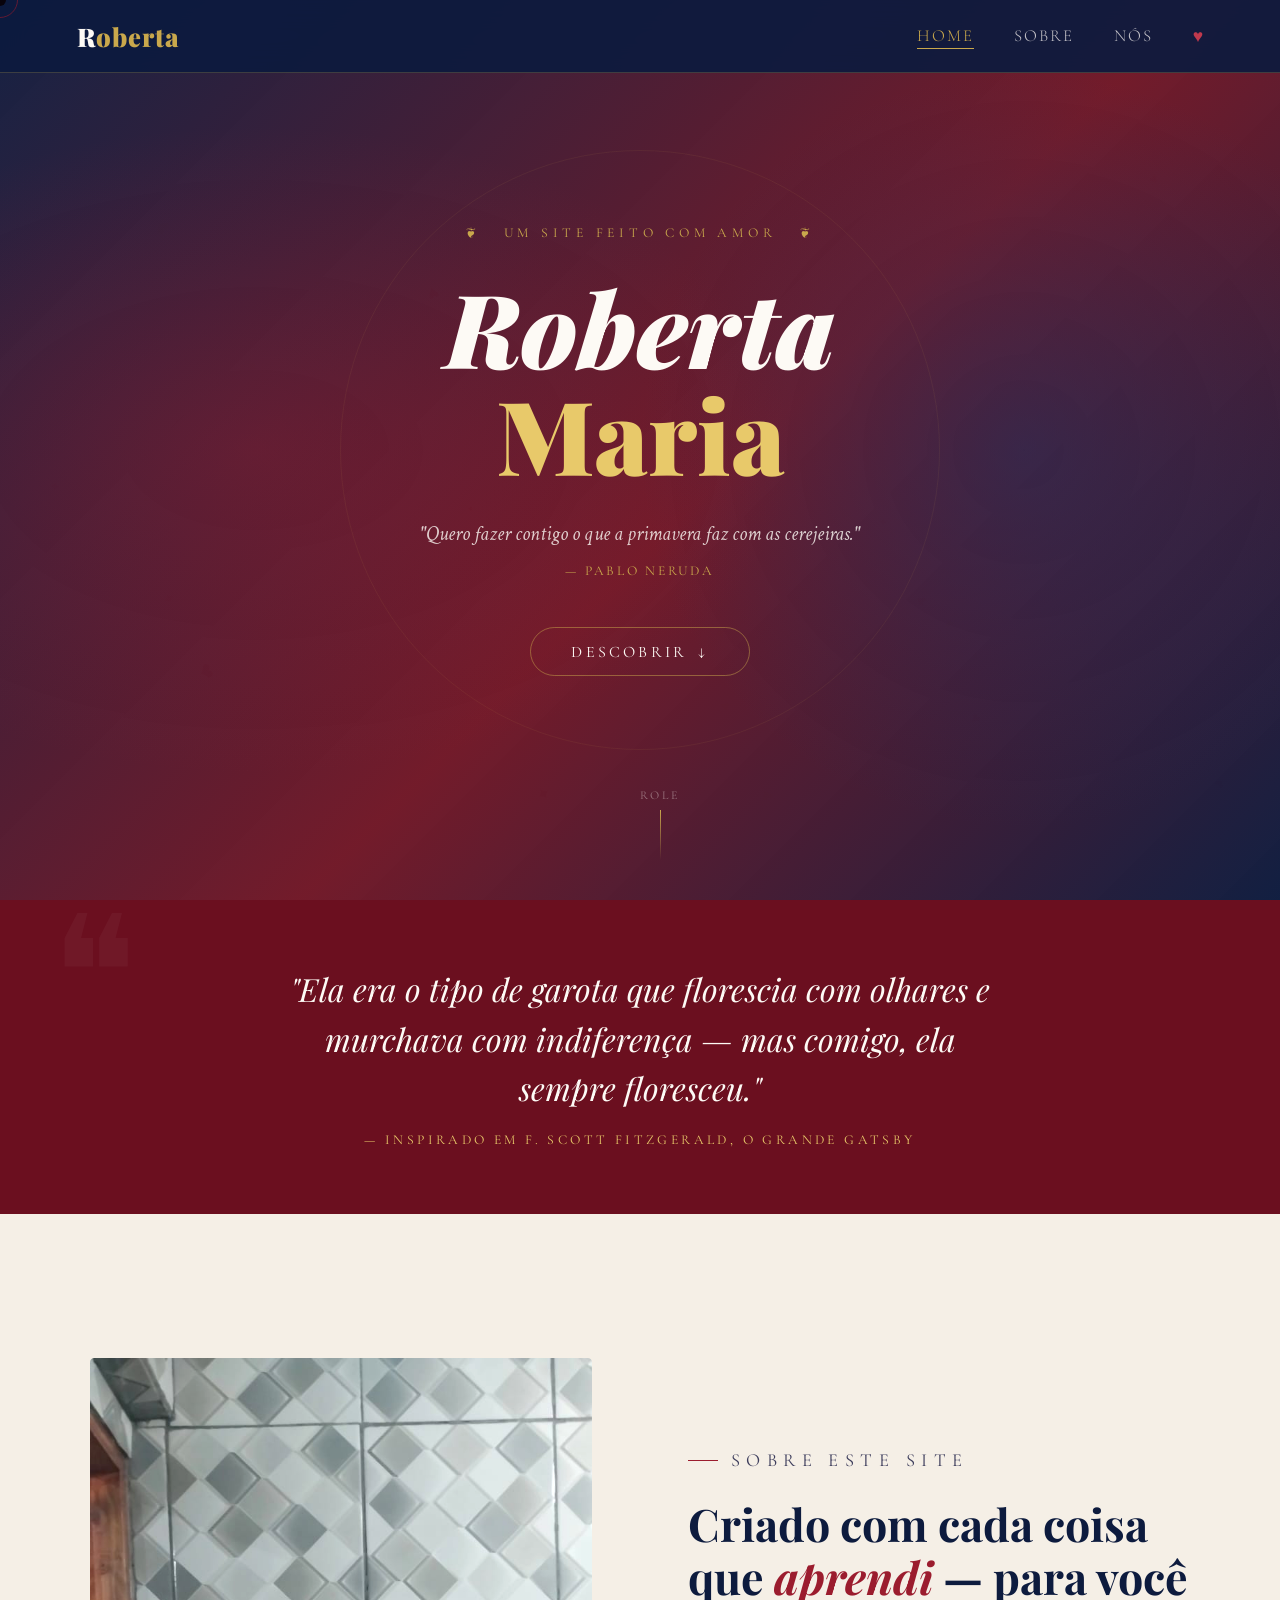
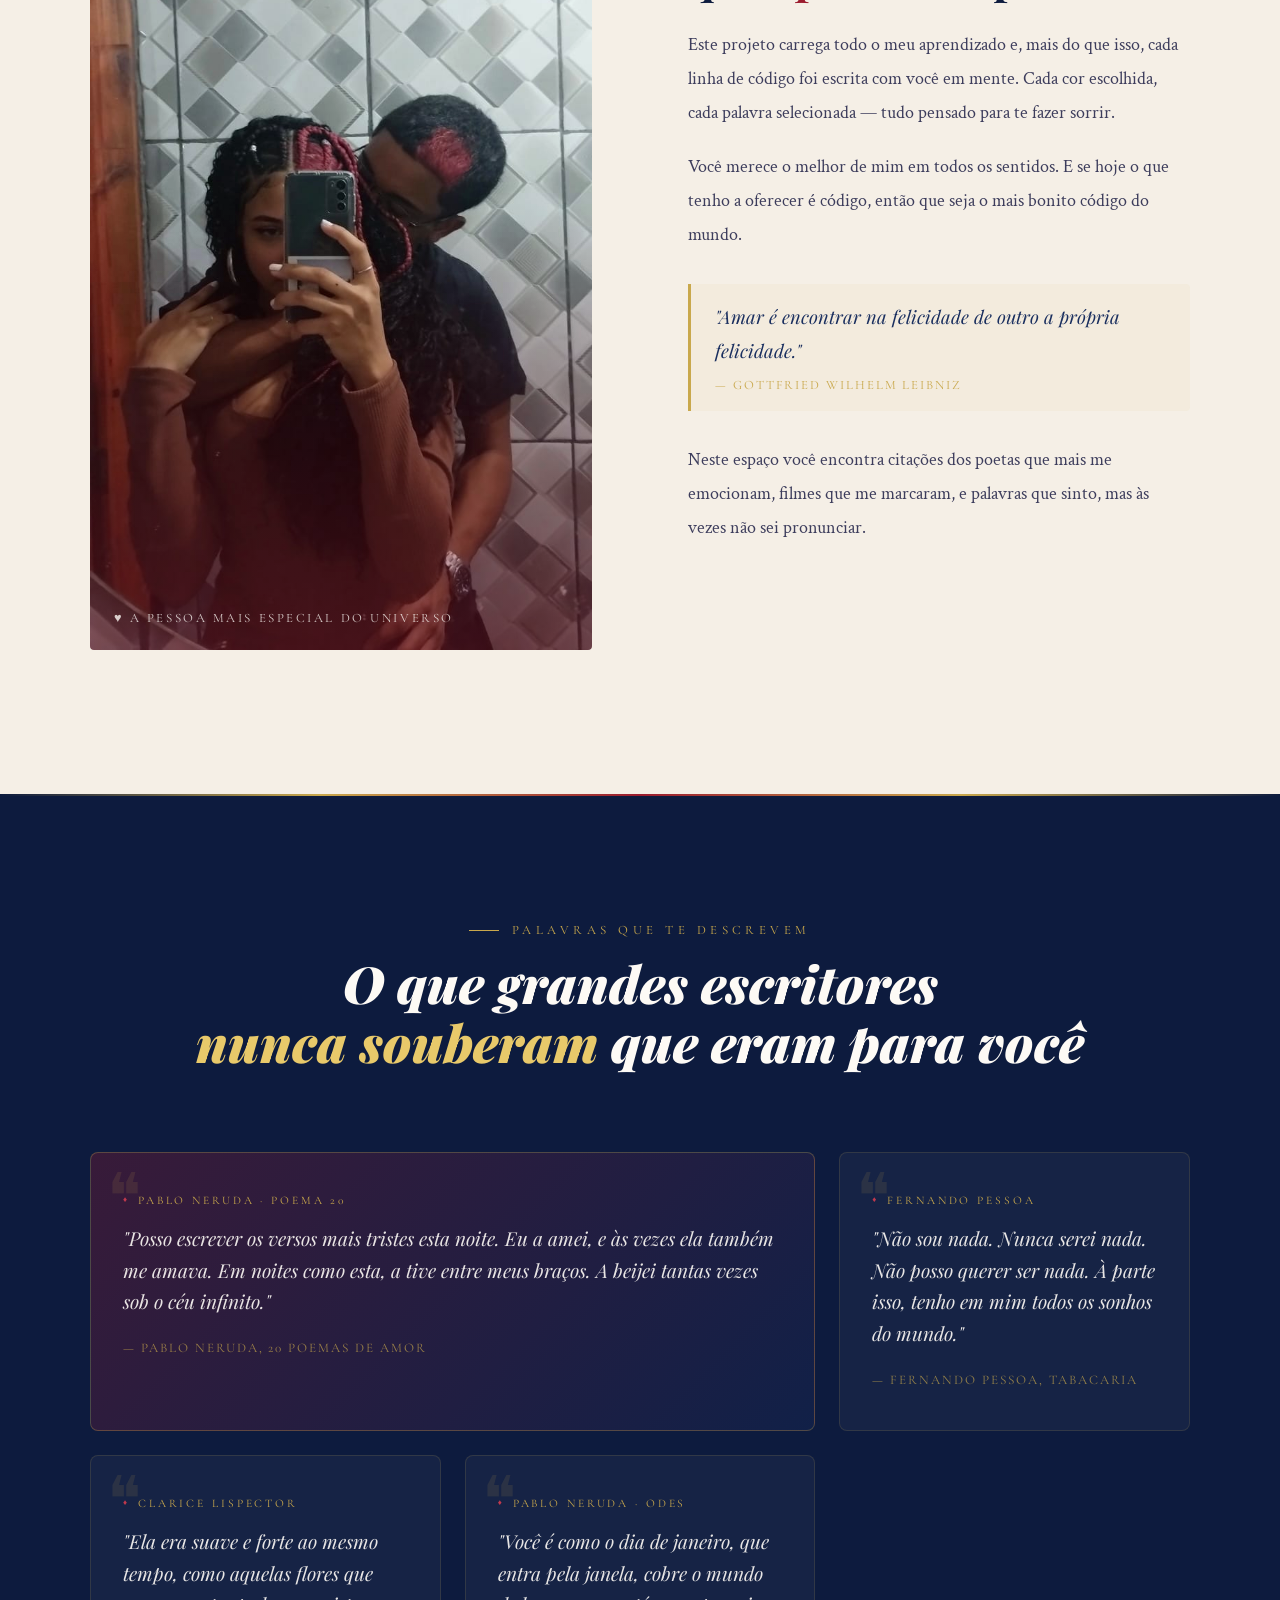
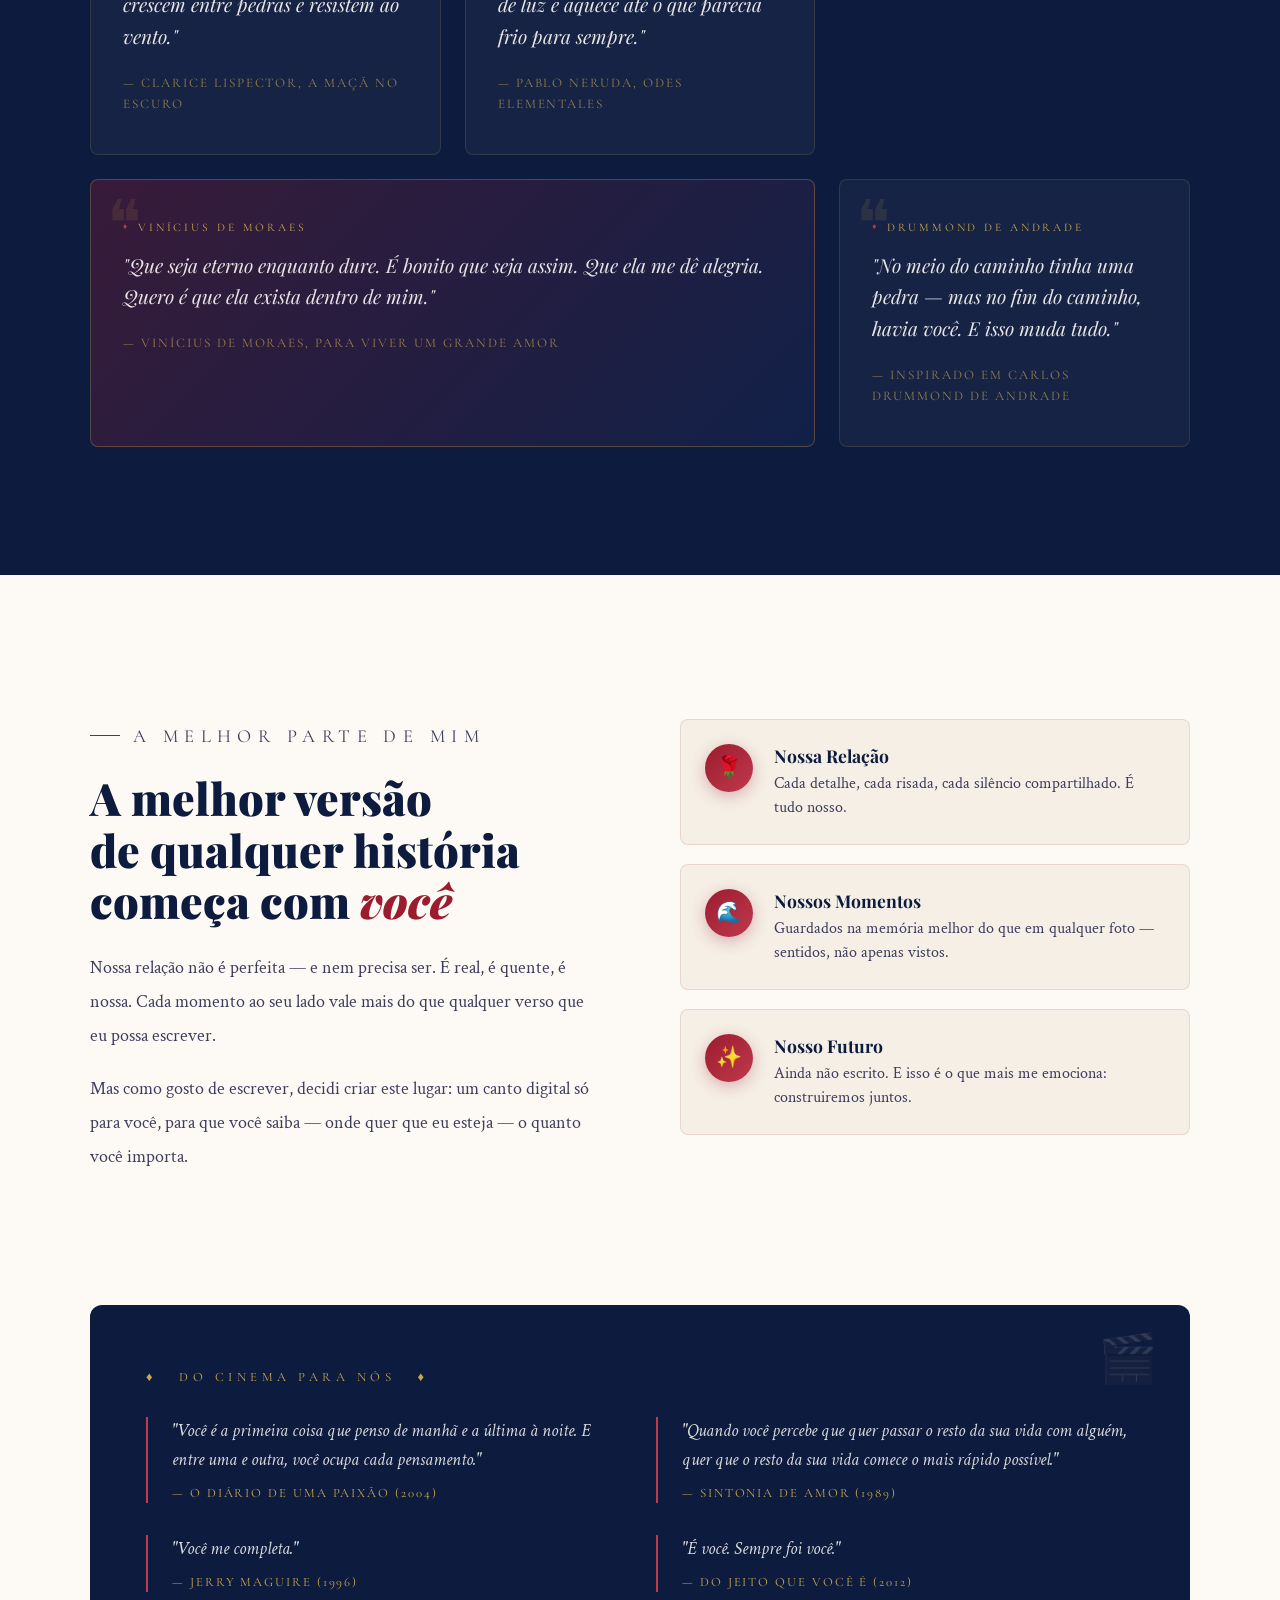
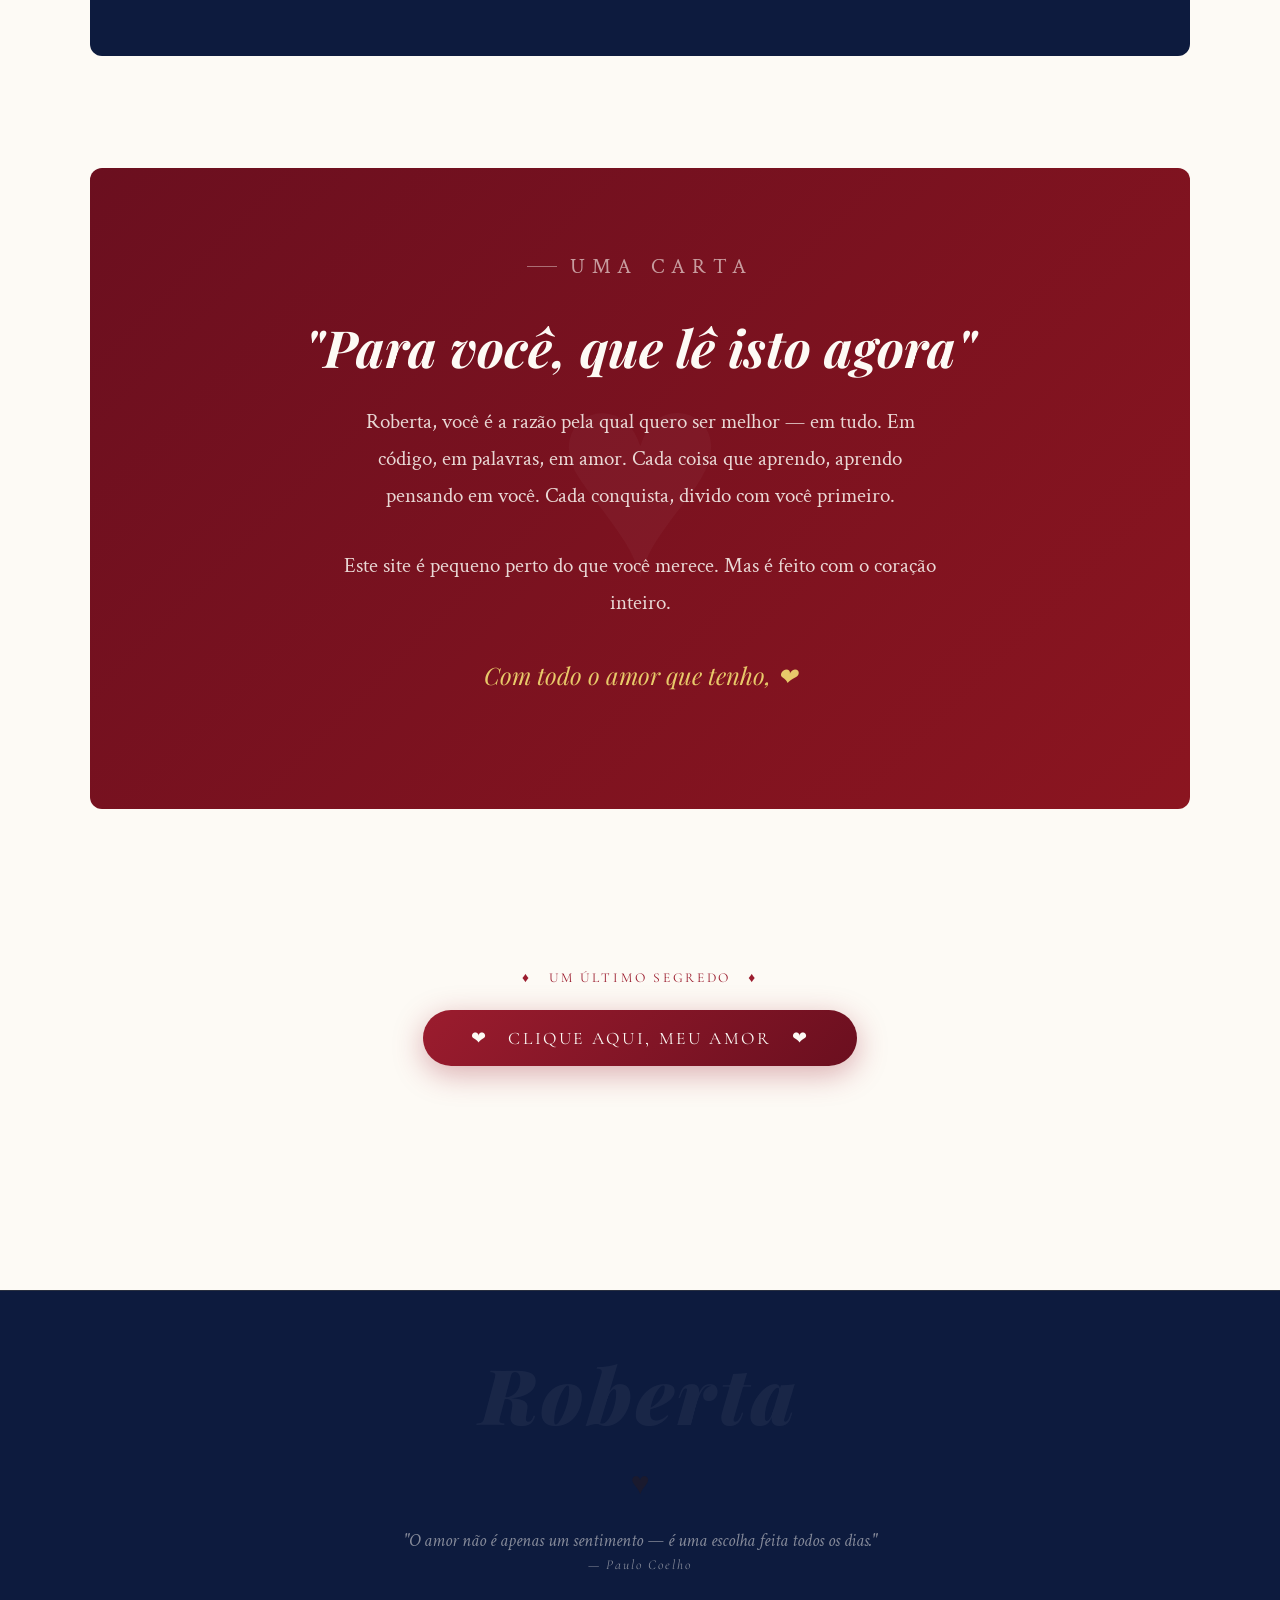
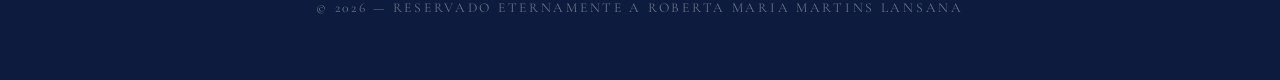
<file: index.html>
<!DOCTYPE html>
<html lang="pt-BR">

<head>
  <meta charset="UTF-8">
  <meta name="viewport" content="width=device-width, initial-scale=1.0">
  <title>Roberta — Um Site de Amor</title>
  <link
    href="https://fonts.googleapis.com/css2?family=Playfair+Display:ital,wght@0,400;0,700;0,900;1,400;1,700&family=Crimson+Text:ital,wght@0,400;0,600;1,400;1,600&family=Cormorant+Garamond:ital,wght@0,300;0,400;1,300;1,400&display=swap"
    rel="stylesheet">
  <link rel="stylesheet" href="styles.css">
</head>

<body>

  <!-- Custom Cursor -->
  <div class="cursor" id="cursor"></div>
  <div class="cursor-ring" id="cursorRing"></div>

  <!-- Floating Particles -->
  <canvas id="particles-canvas"></canvas>

  <!-- HEADER -->
  <header id="header">
    <a class="logo" href="index.html">R<span>oberta</span></a>
    <nav id="mainNav">
      <ul>
        <li><a href="index.html" class="active">Home</a></li>
        <li><a href="sobre.html">Sobre</a></li>
        <li><a href="nos.html">Nós</a></li>
        <li><span class="nav-heart">♥</span></li>
      </ul>
    </nav>
    <button class="menu-toggle" id="menuToggle" aria-label="Abrir menu">
      <span></span>
      <span></span>
      <span></span>
    </button>
  </header>

  <!-- HERO -->
  <section class="hero">
    <div class="hero-inner">
      <p class="hero-eyebrow">❦ &nbsp; Um site feito com amor &nbsp; ❦</p>
      <h1>
        Roberta
        <em>Maria</em>
      </h1>
      <p class="hero-quote">
        "Quero fazer contigo o que a primavera faz com as cerejeiras."
      </p>
      <p class="hero-quote-author">— Pablo Neruda</p>
      <a href="#sobre" class="hero-cta">
        <span>Descobrir</span>
        <span>↓</span>
      </a>
    </div>
    <div class="scroll-indicator">
      <span>Role</span>
      <div class="scroll-line"></div>
    </div>
  </section>

  <!-- QUOTE BAND -->
  <div class="quote-band">
    <blockquote>
      "Ela era o tipo de garota que florescia com olhares e murchava com indiferença — mas comigo, ela sempre
      floresceu."
    </blockquote>
    <cite>— Inspirado em F. Scott Fitzgerald, O Grande Gatsby</cite>
  </div>

  <!-- SOBRE -->
  <section class="sobre-section" id="sobre">
    <div class="sobre-grid">

      <div class="sobre-img-wrap reveal-left">
        <div class="sobre-img-frame">
          <img src="foto.jpeg" alt="Roberta — minha predileta">
          <span class="sobre-img-caption">♥ A pessoa mais especial do universo</span>
        </div>
      </div>

      <div class="sobre-text reveal-right">
        <p class="section-label">Sobre este site</p>
        <h2>Criado com cada coisa que <em>aprendi</em> — para você</h2>
        <p>
          Este projeto carrega todo o meu aprendizado e, mais do que isso, cada linha de código foi escrita
          com você em mente. Cada cor escolhida, cada palavra selecionada — tudo pensado para te fazer sorrir.
        </p>
        <p>
          Você merece o melhor de mim em todos os sentidos. E se hoje o que tenho a oferecer é código,
          então que seja o mais bonito código do mundo.
        </p>

        <div class="inline-quote">
          <p>"Amar é encontrar na felicidade de outro a própria felicidade."</p>
          <small>— Gottfried Wilhelm Leibniz</small>
        </div>

        <p>
          Neste espaço você encontra citações dos poetas que mais me emocionam, filmes que me marcaram,
          e palavras que sinto, mas às vezes não sei pronunciar.
        </p>
      </div>

    </div>
  </section>

  <!-- QUOTES GRID -->
  <section class="quotes-section" id="citacoes">
    <div class="section-header reveal">
      <p class="section-label">Palavras que te descrevem</p>
      <h2>O que grandes escritores<br><span>nunca souberam</span> que eram para você</h2>
    </div>

    <div class="quotes-grid">

      <div class="quote-card featured reveal">
        <p class="source-tag">Pablo Neruda · Poema 20</p>
        <blockquote>
          "Posso escrever os versos mais tristes esta noite. Eu a amei, e às vezes ela também me amava.
          Em noites como esta, a tive entre meus braços. A beijei tantas vezes sob o céu infinito."
        </blockquote>
        <cite>— Pablo Neruda, 20 Poemas de Amor</cite>
      </div>

      <div class="quote-card reveal">
        <p class="source-tag">Fernando Pessoa</p>
        <blockquote>
          "Não sou nada. Nunca serei nada. Não posso querer ser nada. À parte isso, tenho em mim todos os sonhos do
          mundo."
        </blockquote>
        <cite>— Fernando Pessoa, Tabacaria</cite>
      </div>

      <div class="quote-card reveal">
        <p class="source-tag">Clarice Lispector</p>
        <blockquote>
          "Ela era suave e forte ao mesmo tempo, como aquelas flores que crescem entre pedras e resistem ao vento."
        </blockquote>
        <cite>— Clarice Lispector, A Maçã no Escuro</cite>
      </div>

      <div class="quote-card reveal">
        <p class="source-tag">Pablo Neruda · Odes</p>
        <blockquote>
          "Você é como o dia de janeiro, que entra pela janela, cobre o mundo de luz e aquece até o que parecia frio
          para sempre."
        </blockquote>
        <cite>— Pablo Neruda, Odes Elementales</cite>
      </div>

      <div class="quote-card featured reveal">
        <p class="source-tag">Vinícius de Moraes</p>
        <blockquote>
          "Que seja eterno enquanto dure. É bonito que seja assim. Que ela me dê alegria. Quero é que ela exista dentro
          de mim."
        </blockquote>
        <cite>— Vinícius de Moraes, Para Viver um Grande Amor</cite>
      </div>

      <div class="quote-card reveal">
        <p class="source-tag">Drummond de Andrade</p>
        <blockquote>
          "No meio do caminho tinha uma pedra — mas no fim do caminho, havia você. E isso muda tudo."
        </blockquote>
        <cite>— Inspirado em Carlos Drummond de Andrade</cite>
      </div>

    </div>
  </section>

  <!-- NÓS -->
  <section class="nos-section" id="nos">
    <div class="nos-inner">

      <div class="nos-top">
        <div class="nos-text reveal-left">
          <p class="section-label">A melhor parte de mim</p>
          <h2>A melhor versão<br>de qualquer história<br>começa com <em>você</em></h2>
          <p>
            Nossa relação não é perfeita — e nem precisa ser. É real, é quente, é nossa.
            Cada momento ao seu lado vale mais do que qualquer verso que eu possa escrever.
          </p>
          <p>
            Mas como gosto de escrever, decidi criar este lugar: um canto digital só para você,
            para que você saiba — onde quer que eu esteja — o quanto você importa.
          </p>
        </div>

        <div class="nos-pillars reveal-right">
          <div class="pillar">
            <div class="pillar-icon">🌹</div>
            <div class="pillar-info">
              <h3>Nossa Relação</h3>
              <p>Cada detalhe, cada risada, cada silêncio compartilhado. É tudo nosso.</p>
            </div>
          </div>
          <div class="pillar">
            <div class="pillar-icon">🌊</div>
            <div class="pillar-info">
              <h3>Nossos Momentos</h3>
              <p>Guardados na memória melhor do que em qualquer foto — sentidos, não apenas vistos.</p>
            </div>
          </div>
          <div class="pillar">
            <div class="pillar-icon">✨</div>
            <div class="pillar-info">
              <h3>Nosso Futuro</h3>
              <p>Ainda não escrito. E isso é o que mais me emociona: construiremos juntos.</p>
            </div>
          </div>
        </div>
      </div>

      <!-- Film Quotes -->
      <div class="film-strip reveal">
        <p class="film-strip-label">♦ &nbsp; Do cinema para nós &nbsp; ♦</p>
        <div class="film-quotes-list">
          <div class="film-quote-item">
            <blockquote>"Você é a primeira coisa que penso de manhã e a última à noite. E entre uma e outra, você ocupa
              cada pensamento."</blockquote>
            <cite>— O Diário de uma Paixão (2004)</cite>
          </div>
          <div class="film-quote-item">
            <blockquote>"Quando você percebe que quer passar o resto da sua vida com alguém, quer que o resto da sua
              vida comece o mais rápido possível."</blockquote>
            <cite>— Sintonia de Amor (1989)</cite>
          </div>
          <div class="film-quote-item">
            <blockquote>"Você me completa."</blockquote>
            <cite>— Jerry Maguire (1996)</cite>
          </div>
          <div class="film-quote-item">
            <blockquote>"É você. Sempre foi você."</blockquote>
            <cite>— Do Jeito que Você É (2012)</cite>
          </div>
        </div>
      </div>

      <!-- Love Letter -->
      <div class="love-letter reveal">
        <p class="section-label">Uma carta</p>
        <h2>"Para você, que lê isto agora"</h2>
        <p>
          Roberta, você é a razão pela qual quero ser melhor — em tudo.
          Em código, em palavras, em amor. Cada coisa que aprendo, aprendo pensando em você.
          Cada conquista, divido com você primeiro.
        </p>
        <p>
          Este site é pequeno perto do que você merece. Mas é feito com o coração inteiro.
        </p>
        <p class="signature">Com todo o amor que tenho, ❤</p>
      </div>

      <!-- Surprise Button -->
      <div class="surprise-wrap reveal">
        <p
          style="font-family:'Cormorant Garamond',serif; font-size:0.85rem; letter-spacing:0.2em; text-transform:uppercase; color:var(--crimson); margin-bottom:1.5rem;">
          ♦ &nbsp; Um último segredo &nbsp; ♦
        </p>
        <button class="btn-surpresa" id="btnSurpresa">
          <span>❤ &nbsp; Clique aqui, meu amor &nbsp; ❤</span>
        </button>
      </div>

    </div>
  </section>

  <!-- FOOTER -->
  <footer>
    <div class="footer-name">Roberta</div>
    <span class="footer-heart">♥</span>
    <p class="footer-quote">
      "O amor não é apenas um sentimento — é uma escolha feita todos os dias."
      <br><em style="font-family:'Cormorant Garamond',serif; font-size:0.85rem; letter-spacing:0.15em;">— Paulo
        Coelho</em>
    </p>
    <p class="footer-text">© 2026 — Reservado eternamente a Roberta Maria Martins Lansana</p>
  </footer>

  <!-- MODAL -->
  <div class="modal-overlay" id="modalOverlay">
    <div class="modal-box">
      <button class="modal-close" id="modalClose">✕</button>
      <span class="modal-icon">❤️</span>
      <h2 class="modal-title">Você é a pessoa mais especial do universo!</h2>
      <p class="modal-text">
        Não existe palavra em português, inglês ou qualquer outra língua que descreva perfeitamente
        o que você representa. Mas se eu tivesse que escolher uma:
      </p>
      <p class="modal-text"
        style="font-weight:600; color:var(--gold-lt); font-size:1.4rem; font-family:'Playfair Display',serif; font-style:italic;">
        "Tudo."
      </p>
      <div class="modal-quote">
        "Você é o lar que não sabia que precisava encontrar,
        e agora que encontrei, não imagino voltar."<br>
        <small
          style="font-family:'Cormorant Garamond',serif; font-size:0.8rem; letter-spacing:0.15em; color:var(--gold); display:block; margin-top:0.5rem;">—
          Com todo amor do seu noivo ❤</small>
      </div>
    </div>
  </div>

  <script>
    /* ═══════════════════════════════════════════
       CUSTOM CURSOR
    ═══════════════════════════════════════════ */
    const cursor = document.getElementById('cursor');
    const cursorRing = document.getElementById('cursorRing');
    let mouseX = 0, mouseY = 0, ringX = 0, ringY = 0;

    document.addEventListener('mousemove', e => {
      mouseX = e.clientX; mouseY = e.clientY;
      cursor.style.left = mouseX + 'px';
      cursor.style.top = mouseY + 'px';
    });

    function animateCursor() {
      ringX += (mouseX - ringX) * 0.12;
      ringY += (mouseY - ringY) * .12;
      cursorRing.style.left = ringX + 'px';
      cursorRing.style.top = ringY + 'px';
      requestAnimationFrame(animateCursor);
    }
    animateCursor();

    document.querySelectorAll('a, button, .pillar, .quote-card').forEach(el => {
      el.addEventListener('mouseenter', () => {
        cursor.style.width = '20px'; cursor.style.height = '20px';
        cursorRing.style.width = '56px'; cursorRing.style.height = '56px';
      });
      el.addEventListener('mouseleave', () => {
        cursor.style.width = '12px'; cursor.style.height = '12px';
        cursorRing.style.width = '36px'; cursorRing.style.height = '36px';
      });
    });

    /* ═══════════════════════════════════════════
       PARTICLES
    ═══════════════════════════════════════════ */
    const canvas = document.getElementById('particles-canvas');
    const ctx = canvas.getContext('2d');
    canvas.width = window.innerWidth;
    canvas.height = window.innerHeight;

    window.addEventListener('resize', () => {
      canvas.width = window.innerWidth;
      canvas.height = window.innerHeight;
    });

    const hearts = ['❤', '♥', '✦', '·', '˙'];
    const particles = [];

    class Particle {
      constructor() { this.reset(); }
      reset() {
        this.x = Math.random() * canvas.width;
        this.y = canvas.height + 20;
        this.size = Math.random() * 14 + 6;
        this.speed = Math.random() * 0.8 + 0.3;
        this.drift = (Math.random() - 0.5) * 0.5;
        this.opacity = Math.random() * 0.5 + 0.1;
        this.symbol = hearts[Math.floor(Math.random() * hearts.length)];
        this.rotation = Math.random() * Math.PI * 2;
        this.rotSpeed = (Math.random() - 0.5) * 0.02;
        this.color = Math.random() > 0.5
          ? `rgba(155,28,46,${this.opacity})`
          : `rgba(201,168,76,${this.opacity})`;
      }
      update() {
        this.y -= this.speed;
        this.x += this.drift;
        this.rotation += this.rotSpeed;
        if (this.y < -20) this.reset();
      }
      draw() {
        ctx.save();
        ctx.translate(this.x, this.y);
        ctx.rotate(this.rotation);
        ctx.font = `${this.size}px serif`;
        ctx.fillStyle = this.color;
        ctx.fillText(this.symbol, 0, 0);
        ctx.restore();
      }
    }

    const isMobile = window.innerWidth <= 768;
    const particleCount = isMobile ? 20 : 60;
    for (let i = 0; i < particleCount; i++) {
      const p = new Particle();
      p.y = Math.random() * canvas.height;
      particles.push(p);
    }

    function animateParticles() {
      ctx.clearRect(0, 0, canvas.width, canvas.height);
      particles.forEach(p => { p.update(); p.draw(); });
      requestAnimationFrame(animateParticles);
    }
    animateParticles();

    /* ═══════════════════════════════════════════
       MOBILE MENU
    ═══════════════════════════════════════════ */
    const menuToggle = document.getElementById('menuToggle');
    const mainNav = document.getElementById('mainNav');

    menuToggle.addEventListener('click', () => {
      menuToggle.classList.toggle('active');
      mainNav.classList.toggle('open');
      document.body.style.overflow = mainNav.classList.contains('open') ? 'hidden' : '';
    });

    // Close menu when clicking a link
    mainNav.querySelectorAll('a').forEach(link => {
      link.addEventListener('click', () => {
        menuToggle.classList.remove('active');
        mainNav.classList.remove('open');
        document.body.style.overflow = '';
      });
    });

    /* ═══════════════════════════════════════════
       SCROLL EFFECTS
    ═══════════════════════════════════════════ */
    const header = document.getElementById('header');
    window.addEventListener('scroll', () => {
      if (window.scrollY > 60) header.classList.add('scrolled');
      else header.classList.remove('scrolled');
    });

    const reveals = document.querySelectorAll('.reveal, .reveal-left, .reveal-right');
    const observer = new IntersectionObserver((entries) => {
      entries.forEach((entry, i) => {
        if (entry.isIntersecting) {
          setTimeout(() => entry.target.classList.add('visible'), i * 120);
        }
      });
    }, { threshold: 0.12 });

    reveals.forEach(el => observer.observe(el));

    /* ═══════════════════════════════════════════
       SMOOTH SCROLL
    ═══════════════════════════════════════════ */
    document.querySelectorAll('a[href^="#"]').forEach(a => {
      a.addEventListener('click', e => {
        e.preventDefault();
        const target = document.querySelector(a.getAttribute('href'));
        if (target) target.scrollIntoView({ behavior: 'smooth' });
      });
    });

    /* ═══════════════════════════════════════════
       MODAL
    ═══════════════════════════════════════════ */
    const modal = document.getElementById('modalOverlay');
    const btnSurpresa = document.getElementById('btnSurpresa');
    const modalClose = document.getElementById('modalClose');

    btnSurpresa.addEventListener('click', () => modal.classList.add('active'));
    modalClose.addEventListener('click', () => modal.classList.remove('active'));
    modal.addEventListener('click', e => { if (e.target === modal) modal.classList.remove('active'); });

    /* ═══════════════════════════════════════════
       PARALLAX HERO (disabled on touch devices)
    ═══════════════════════════════════════════ */
    const isTouch = ('ontouchstart' in window) || (navigator.maxTouchPoints > 0);
    if (!isTouch) {
      window.addEventListener('scroll', () => {
        const hero = document.querySelector('.hero-inner');
        if (hero) {
          hero.style.transform = `translateY(${window.scrollY * 0.3}px)`;
        }
      });
    }
  </script>

</body>

</html>
</file>
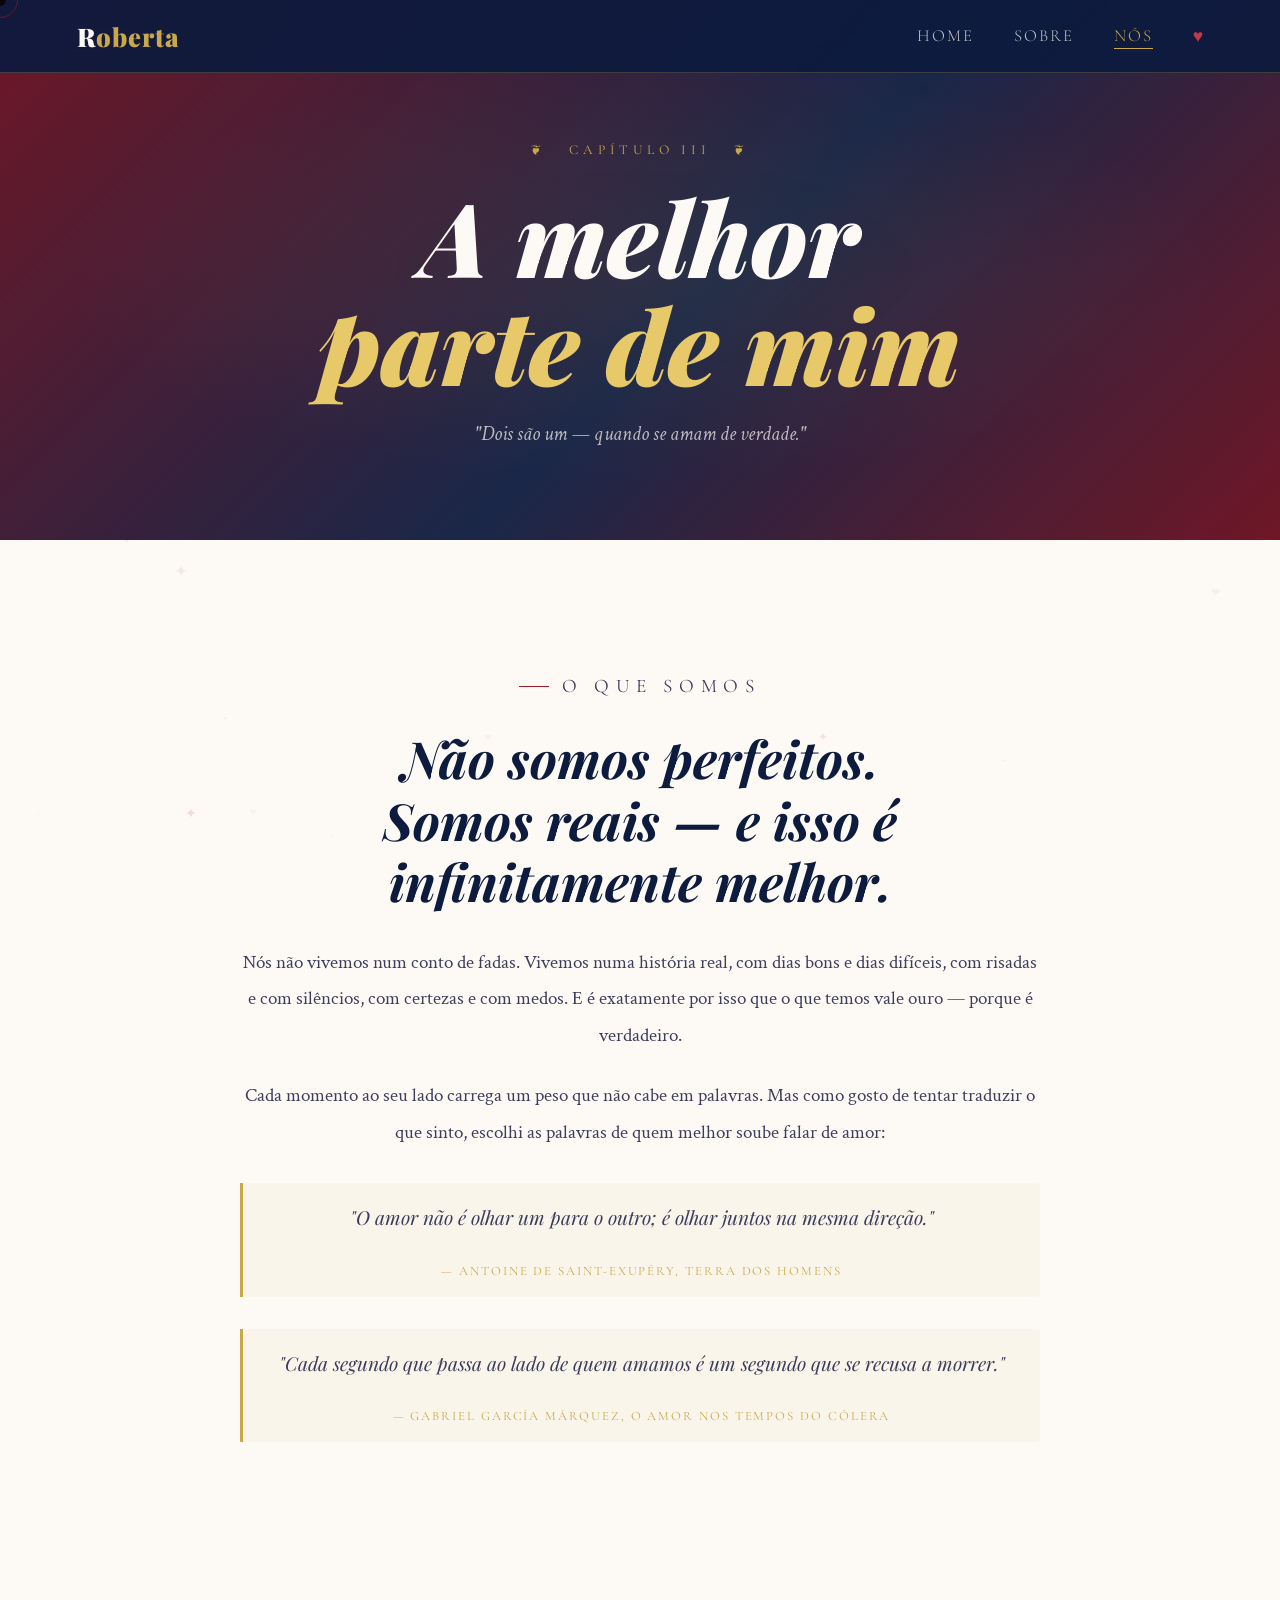
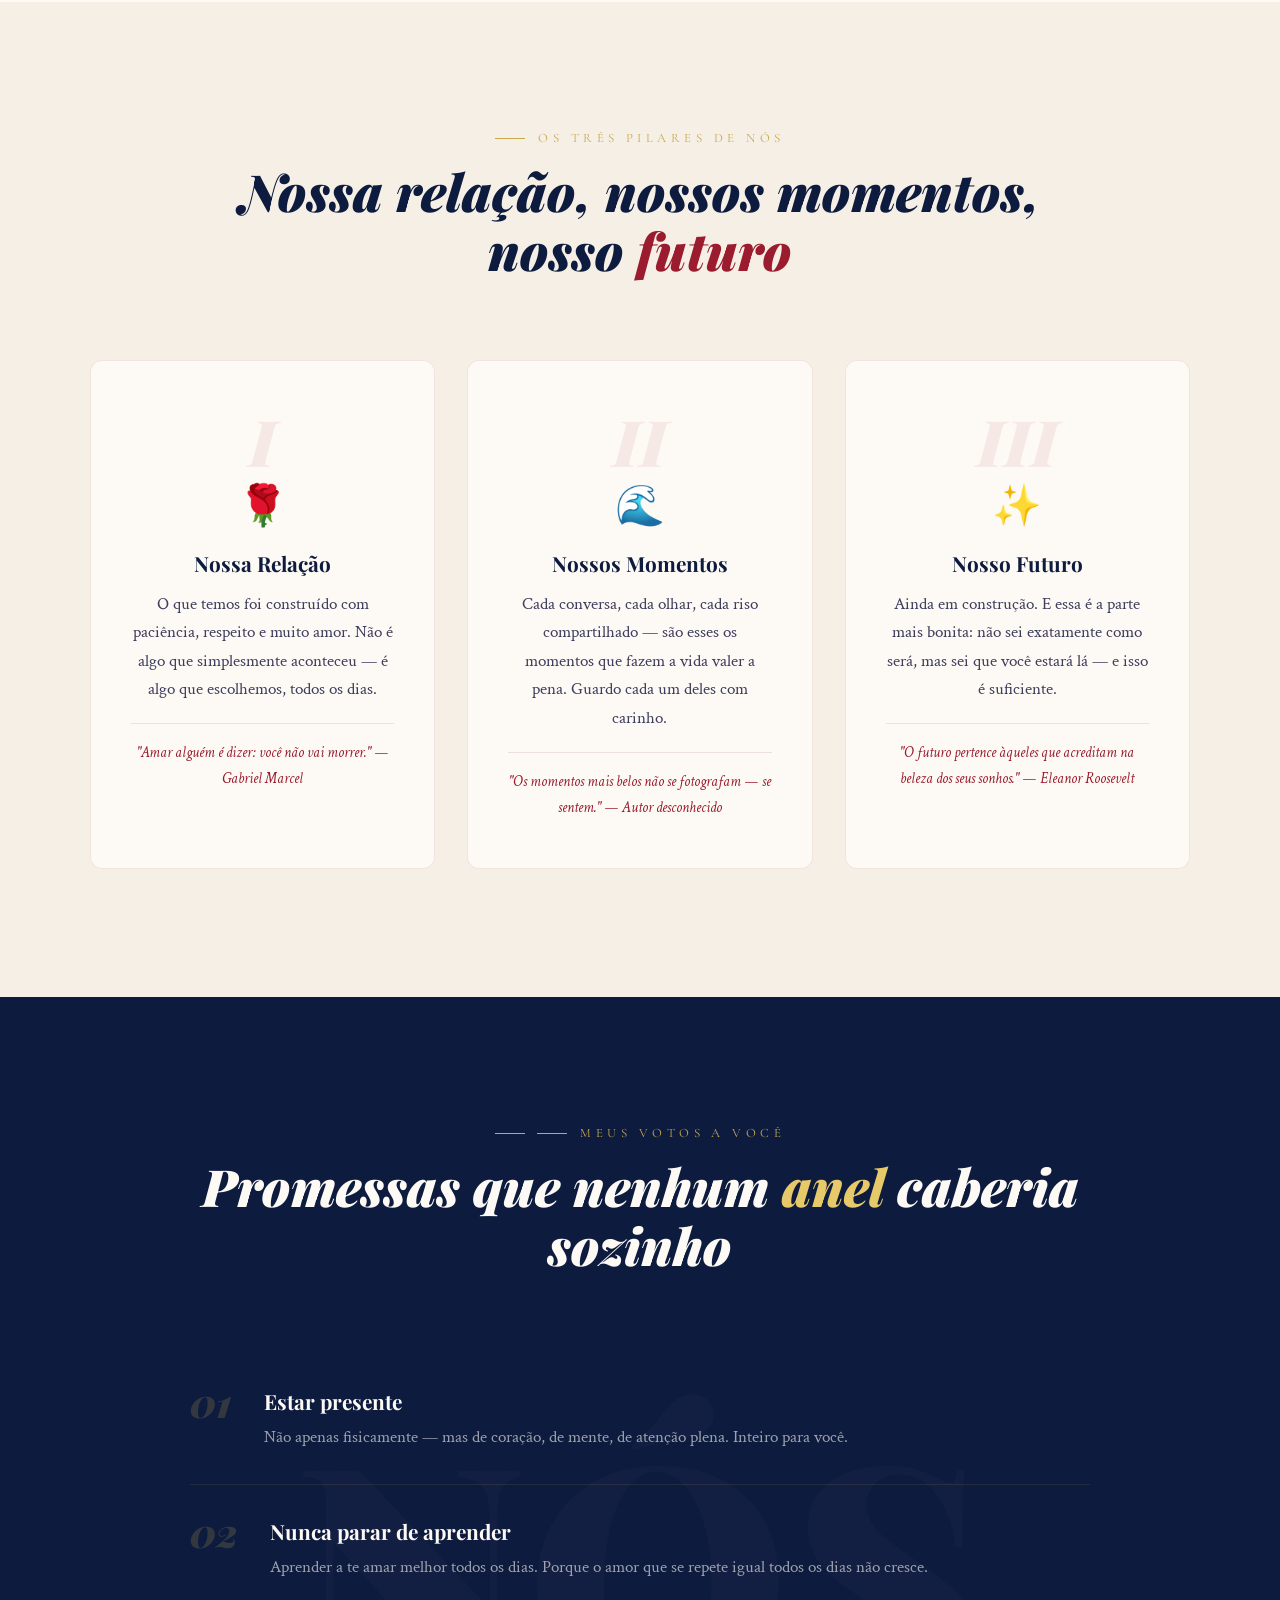
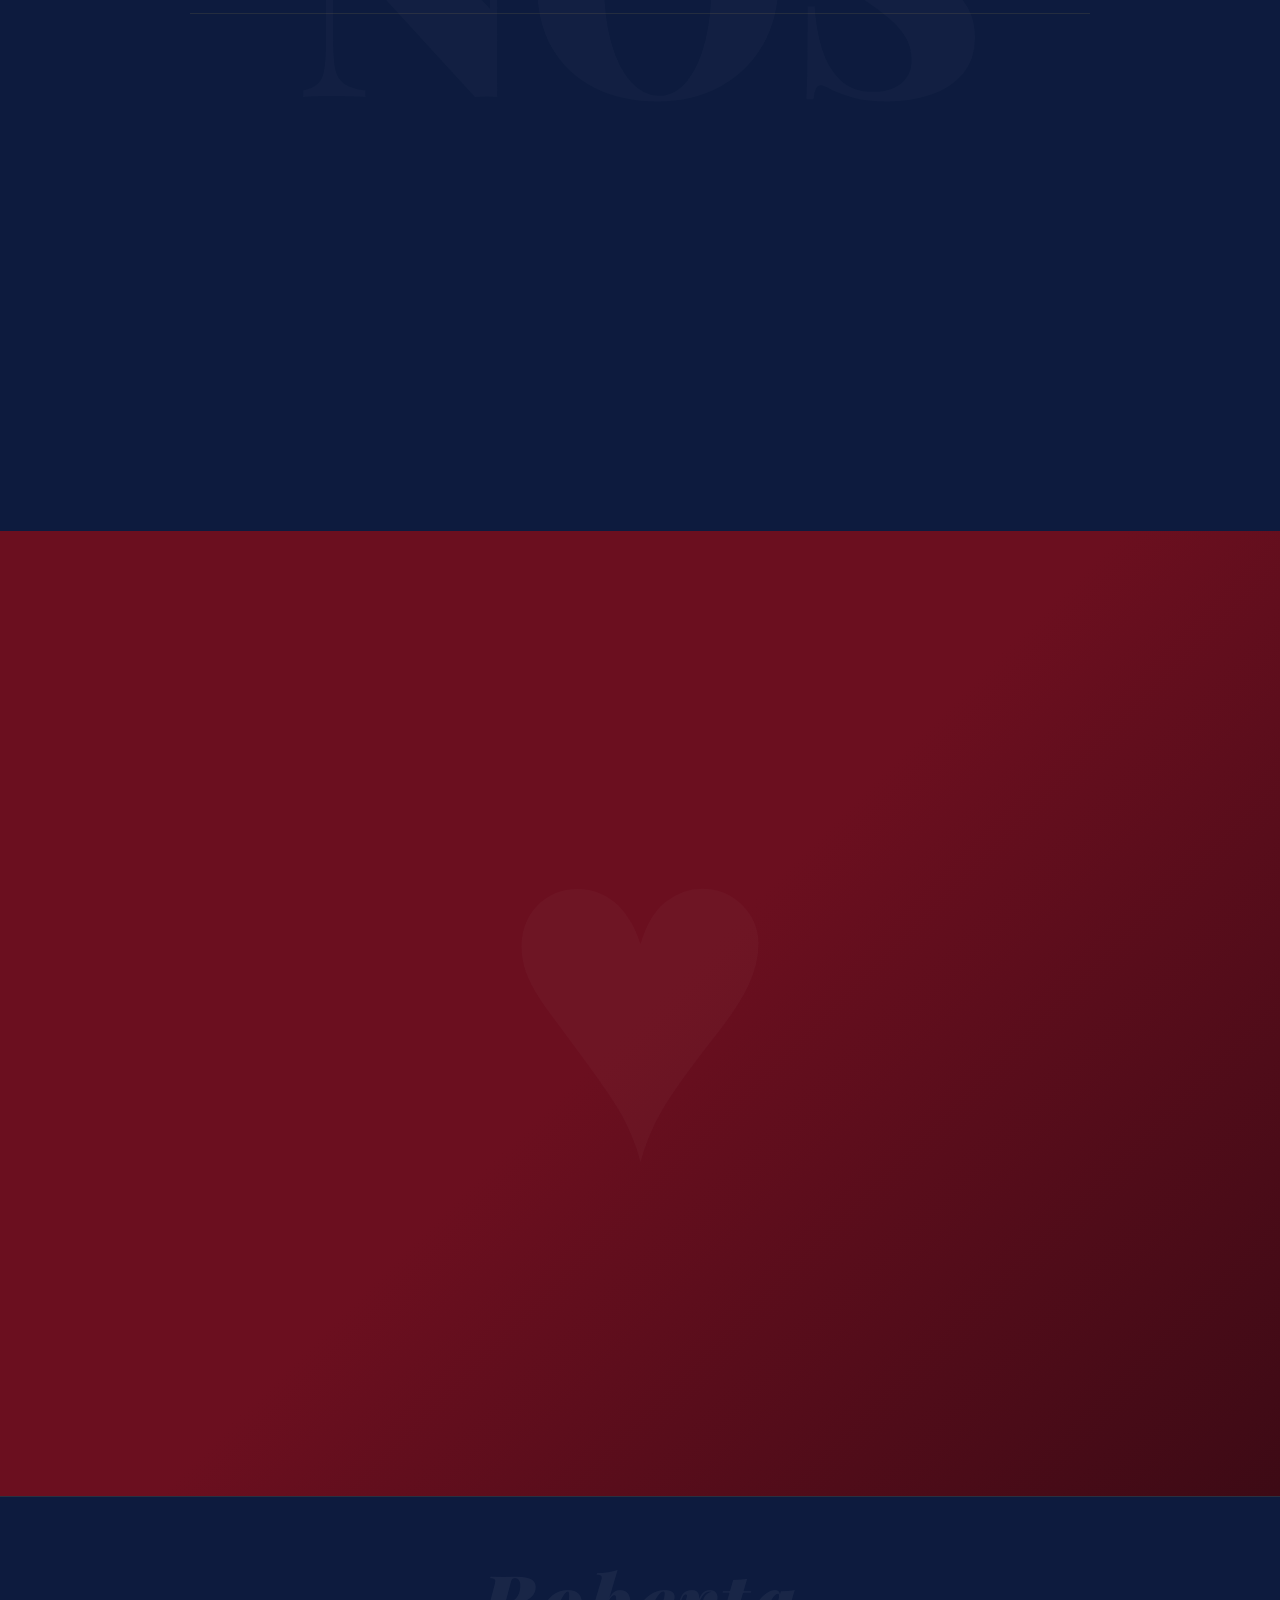
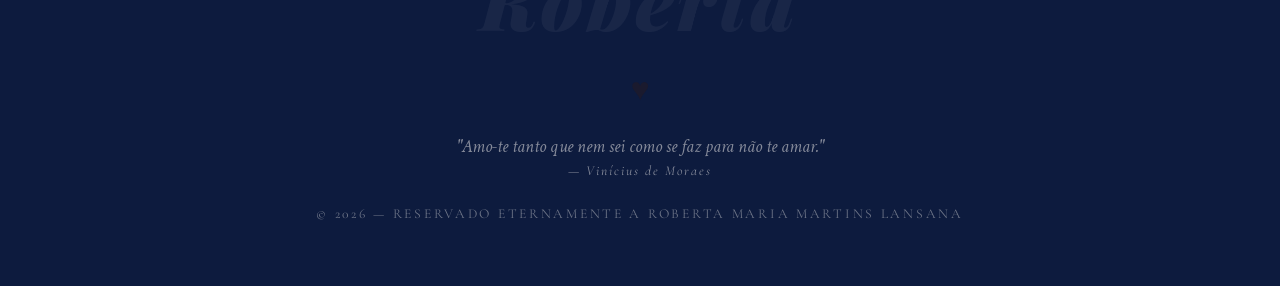
<file: nos.html>
<!DOCTYPE html>
<html lang="pt-BR">

<head>
  <meta charset="UTF-8">
  <meta name="viewport" content="width=device-width, initial-scale=1.0">
  <title>Nós — Roberta</title>
  <link
    href="https://fonts.googleapis.com/css2?family=Playfair+Display:ital,wght@0,400;0,700;0,900;1,400;1,700&family=Crimson+Text:ital,wght@0,400;0,600;1,400;1,600&family=Cormorant+Garamond:ital,wght@0,300;0,400;1,300;1,400&display=swap"
    rel="stylesheet">
  <link rel="stylesheet" href="styles.css">
  <style>
    .page-hero {
      min-height: 60vh;
      background: linear-gradient(135deg, rgba(107, 15, 31, 0.97) 0%, rgba(13, 27, 62, 0.95) 55%, rgba(107, 15, 31, 0.97) 100%);
      display: flex;
      align-items: center;
      justify-content: center;
      text-align: center;
      padding: 7rem 6% 4rem;
      position: relative;
      overflow: hidden;
    }

    .page-hero::before {
      content: '';
      position: absolute;
      inset: 0;
      background: radial-gradient(ellipse 70% 60% at 50% 50%, rgba(201, 168, 76, 0.08), transparent 65%);
    }

    .page-hero-inner {
      position: relative;
      z-index: 2;
    }

    .page-hero-inner .hero-eyebrow {
      font-family: 'Cormorant Garamond', serif;
      font-size: 0.85rem;
      letter-spacing: 0.35em;
      text-transform: uppercase;
      color: var(--gold);
      margin-bottom: 1.5rem;
      display: block;
    }

    .page-hero-inner h1 {
      font-family: 'Playfair Display', serif;
      font-size: clamp(3rem, 8vw, 6.5rem);
      font-weight: 900;
      font-style: italic;
      color: var(--white);
      line-height: 1.05;
      margin-bottom: 1.5rem;
    }

    .page-hero-inner h1 span {
      color: var(--gold-lt);
      display: block;
    }

    .page-hero-inner p {
      font-family: 'Crimson Text', serif;
      font-size: 1.25rem;
      font-style: italic;
      color: rgba(253, 250, 245, 0.7);
      max-width: 480px;
      margin: 0 auto;
    }

    /* Manifesto */
    .manifesto-section {
      padding: 8rem 6%;
      background: var(--white);
    }

    .manifesto-inner {
      max-width: 800px;
      margin: 0 auto;
      text-align: center;
    }

    .manifesto-inner h2 {
      font-family: 'Playfair Display', serif;
      font-size: clamp(2rem, 4vw, 3.5rem);
      font-weight: 700;
      font-style: italic;
      color: var(--navy);
      line-height: 1.2;
      margin-bottom: 2rem;
    }

    .manifesto-inner p {
      font-size: 1.2rem;
      line-height: 1.9;
      color: var(--text-mid);
      margin-bottom: 1.5rem;
    }

    /* Pillars full width */
    .pillars-section {
      padding: 8rem 6%;
      background: var(--cream);
    }

    .pillars-inner {
      max-width: 1100px;
      margin: 0 auto;
    }

    .pillars-grid {
      display: grid;
      grid-template-columns: repeat(3, 1fr);
      gap: 2rem;
      margin-top: 4rem;
    }

    .pillar-card {
      background: var(--white);
      border-radius: 12px;
      padding: 3rem 2.5rem;
      border: 1px solid rgba(155, 28, 46, 0.1);
      text-align: center;
      transition: all 0.4s;
      position: relative;
      overflow: hidden;
    }

    .pillar-card::before {
      content: '';
      position: absolute;
      inset: 0;
      background: linear-gradient(135deg, rgba(155, 28, 46, 0.06), transparent);
      opacity: 0;
      transition: opacity 0.4s;
    }

    .pillar-card:hover {
      transform: translateY(-10px);
      box-shadow: 0 20px 50px rgba(155, 28, 46, 0.12);
      border-color: var(--crimson);
    }

    .pillar-card:hover::before {
      opacity: 1;
    }

    .pillar-card .num {
      font-family: 'Playfair Display', serif;
      font-size: 4rem;
      font-weight: 900;
      font-style: italic;
      color: rgba(155, 28, 46, 0.08);
      line-height: 1;
      margin-bottom: 0.5rem;
    }

    .pillar-card .emoji {
      font-size: 2.5rem;
      margin-bottom: 1rem;
      display: block;
    }

    .pillar-card h3 {
      font-family: 'Playfair Display', serif;
      font-size: 1.3rem;
      font-weight: 700;
      color: var(--navy);
      margin-bottom: 0.8rem;
    }

    .pillar-card p {
      font-size: 1.05rem;
      line-height: 1.7;
      color: var(--text-mid);
    }

    .pillar-card .card-quote {
      font-family: 'Crimson Text', serif;
      font-style: italic;
      font-size: 0.95rem;
      color: var(--crimson);
      margin-top: 1.2rem;
      border-top: 1px solid rgba(155, 28, 46, 0.12);
      padding-top: 1rem;
    }

    /* Grand Promise */
    .promise-section {
      padding: 8rem 6%;
      background: var(--navy);
      position: relative;
      overflow: hidden;
    }

    .promise-section::before {
      content: 'NÓS';
      position: absolute;
      top: 50%;
      left: 50%;
      transform: translate(-50%, -50%);
      font-family: 'Playfair Display', serif;
      font-size: 20rem;
      font-weight: 900;
      color: rgba(255, 255, 255, 0.02);
      white-space: nowrap;
      pointer-events: none;
    }

    .promise-inner {
      max-width: 900px;
      margin: 0 auto;
      position: relative;
      z-index: 1;
    }

    .promise-list {
      list-style: none;
      margin-top: 4rem;
    }

    .promise-list li {
      display: flex;
      gap: 2rem;
      align-items: flex-start;
      border-bottom: 1px solid rgba(201, 168, 76, 0.12);
      padding: 2rem 0;
      transition: padding-left 0.3s;
    }

    .promise-list li:hover {
      padding-left: 0.8rem;
    }

    .promise-num {
      font-family: 'Playfair Display', serif;
      font-size: 2.5rem;
      font-weight: 900;
      font-style: italic;
      color: rgba(201, 168, 76, 0.2);
      flex-shrink: 0;
      line-height: 1;
      margin-top: -0.3rem;
    }

    .promise-text h3 {
      font-family: 'Playfair Display', serif;
      font-size: 1.3rem;
      font-weight: 700;
      color: var(--white);
      margin-bottom: 0.5rem;
    }

    .promise-text p {
      font-size: 1.05rem;
      line-height: 1.7;
      color: rgba(253, 250, 245, 0.6);
    }

    /* Final declaration */
    .declaration {
      padding: 9rem 6%;
      background: linear-gradient(135deg, var(--crimson-dk), #6B0F1F 50%, #3D0A15);
      text-align: center;
      position: relative;
      overflow: hidden;
    }

    .declaration::before {
      content: '♥';
      position: absolute;
      top: 50%;
      left: 50%;
      transform: translate(-50%, -50%);
      font-size: 30rem;
      color: rgba(255, 255, 255, 0.025);
      line-height: 1;
    }

    .declaration-inner {
      position: relative;
      z-index: 1;
      max-width: 700px;
      margin: 0 auto;
    }

    .declaration h2 {
      font-family: 'Playfair Display', serif;
      font-size: clamp(2rem, 5vw, 4rem);
      font-weight: 900;
      font-style: italic;
      color: var(--white);
      line-height: 1.15;
      margin-bottom: 2rem;
    }

    .declaration p {
      font-family: 'Crimson Text', serif;
      font-size: 1.3rem;
      line-height: 1.85;
      color: rgba(253, 250, 245, 0.85);
      margin-bottom: 1.5rem;
    }

    .declaration .big-signature {
      font-family: 'Playfair Display', serif;
      font-size: 2.5rem;
      font-style: italic;
      color: var(--gold-lt);
      margin-top: 2rem;
    }

    .nav-back {
      display: inline-flex;
      align-items: center;
      gap: 0.7rem;
      font-family: 'Cormorant Garamond', serif;
      font-size: 1rem;
      letter-spacing: 0.15em;
      text-transform: uppercase;
      color: var(--white);
      border: 1px solid rgba(253, 250, 245, 0.3);
      padding: 0.9rem 2.5rem;
      border-radius: 50px;
      text-decoration: none;
      transition: all 0.4s;
      margin-top: 3rem;
      display: inline-block;
    }

    .nav-back:hover {
      background: rgba(255, 255, 255, 0.1);
      border-color: var(--gold);
      color: var(--gold);
    }

    @media(max-width:900px) {
      .pillars-grid {
        grid-template-columns: 1fr;
      }
    }

    @media(max-width:768px) {
      .page-hero {
        min-height: 50vh;
        padding: 6rem 5% 3rem;
      }

      .page-hero-inner h1 {
        font-size: clamp(2.2rem, 10vw, 4rem);
      }

      .page-hero-inner p {
        font-size: 1.05rem;
      }

      .manifesto-section {
        padding: 5rem 5%;
      }

      .manifesto-inner h2 {
        font-size: clamp(1.6rem, 5vw, 2.5rem);
      }

      .manifesto-inner p {
        font-size: 1.05rem;
      }

      .pillars-section {
        padding: 5rem 5%;
      }

      .pillars-grid {
        margin-top: 2.5rem;
        gap: 1.5rem;
      }

      .pillar-card {
        padding: 2.5rem 1.5rem;
      }

      .pillar-card .num {
        font-size: 3rem;
      }

      .pillar-card .emoji {
        font-size: 2rem;
      }

      .pillar-card h3 {
        font-size: 1.15rem;
      }

      .pillar-card p {
        font-size: 0.95rem;
      }

      .promise-section {
        padding: 5rem 5%;
      }

      .promise-list {
        margin-top: 2.5rem;
      }

      .promise-list li {
        gap: 1.2rem;
        padding: 1.5rem 0;
      }

      .promise-num {
        font-size: 2rem;
      }

      .promise-text h3 {
        font-size: 1.15rem;
      }

      .promise-text p {
        font-size: 0.95rem;
      }

      .declaration {
        padding: 5rem 5%;
      }

      .declaration h2 {
        font-size: clamp(1.6rem, 5vw, 2.8rem);
      }

      .declaration p {
        font-size: 1.1rem;
      }

      .declaration .big-signature {
        font-size: 1.8rem;
      }

      .nav-back {
        font-size: 0.85rem;
        padding: 0.8rem 2rem;
        margin-top: 2rem;
      }
    }

    @media(max-width:420px) {
      .page-hero-inner h1 {
        font-size: clamp(2rem, 11vw, 3rem);
      }

      .manifesto-inner h2 {
        font-size: 1.4rem;
      }

      .declaration h2 {
        font-size: 1.4rem;
      }

      .declaration .big-signature {
        font-size: 1.5rem;
      }
    }
  </style>
</head>

<body>

  <div class="cursor" id="cursor"></div>
  <div class="cursor-ring" id="cursorRing"></div>
  <canvas id="particles-canvas"></canvas>

  <header id="header">
    <a class="logo" href="index.html">R<span>oberta</span></a>
    <nav id="mainNav">
      <ul>
        <li><a href="index.html">Home</a></li>
        <li><a href="sobre.html">Sobre</a></li>
        <li><a href="nos.html" class="active">Nós</a></li>
        <li><span class="nav-heart">♥</span></li>
      </ul>
    </nav>
    <button class="menu-toggle" id="menuToggle" aria-label="Abrir menu">
      <span></span>
      <span></span>
      <span></span>
    </button>
  </header>

  <!-- PAGE HERO -->
  <section class="page-hero">
    <div class="page-hero-inner">
      <span class="hero-eyebrow">❦ &nbsp; Capítulo III &nbsp; ❦</span>
      <h1>
        A melhor
        <span>parte de mim</span>
      </h1>
      <p>"Dois são um — quando se amam de verdade."</p>
    </div>
  </section>

  <!-- MANIFESTO -->
  <section class="manifesto-section">
    <div class="manifesto-inner reveal">
      <p class="section-label" style="justify-content:center;">O que somos</p>
      <h2>Não somos perfeitos.<br>Somos reais — e isso é<br>infinitamente melhor.</h2>
      <p>
        Nós não vivemos num conto de fadas. Vivemos numa história real, com dias bons e dias difíceis,
        com risadas e com silêncios, com certezas e com medos. E é exatamente por isso que o que
        temos vale ouro — porque é verdadeiro.
      </p>
      <p>
        Cada momento ao seu lado carrega um peso que não cabe em palavras. Mas como gosto de tentar
        traduzir o que sinto, escolhi as palavras de quem melhor soube falar de amor:
      </p>
      <div class="inline-quote">
        <p>"O amor não é olhar um para o outro; é olhar juntos na mesma direção."</p>
        <small>— Antoine de Saint-Exupéry, Terra dos Homens</small>
      </div>
      <div class="inline-quote" style="margin-top:1.2rem;">
        <p>"Cada segundo que passa ao lado de quem amamos é um segundo que se recusa a morrer."</p>
        <small>— Gabriel García Márquez, O Amor nos Tempos do Cólera</small>
      </div>
    </div>
  </section>

  <!-- PILLARS -->
  <section class="pillars-section">
    <div class="pillars-inner">
      <div class="section-header reveal">
        <p class="section-label">Os três pilares de nós</p>
        <h2
          style="font-family:'Playfair Display',serif;font-size:clamp(2rem,4vw,3.2rem);font-weight:900;font-style:italic;color:var(--navy);margin-top:0.5rem;">
          Nossa relação, nossos momentos,<br>nosso <span style="color:var(--crimson);">futuro</span>
        </h2>
      </div>
      <div class="pillars-grid">
        <div class="pillar-card reveal">
          <div class="num">I</div>
          <span class="emoji">🌹</span>
          <h3>Nossa Relação</h3>
          <p>
            O que temos foi construído com paciência, respeito e muito amor. Não é algo que simplesmente
            aconteceu — é algo que escolhemos, todos os dias.
          </p>
          <p class="card-quote">"Amar alguém é dizer: você não vai morrer." — Gabriel Marcel</p>
        </div>
        <div class="pillar-card reveal">
          <div class="num">II</div>
          <span class="emoji">🌊</span>
          <h3>Nossos Momentos</h3>
          <p>
            Cada conversa, cada olhar, cada riso compartilhado — são esses os momentos que fazem
            a vida valer a pena. Guardo cada um deles com carinho.
          </p>
          <p class="card-quote">"Os momentos mais belos não se fotografam — se sentem." — Autor desconhecido</p>
        </div>
        <div class="pillar-card reveal">
          <div class="num">III</div>
          <span class="emoji">✨</span>
          <h3>Nosso Futuro</h3>
          <p>
            Ainda em construção. E essa é a parte mais bonita: não sei exatamente como será,
            mas sei que você estará lá — e isso é suficiente.
          </p>
          <p class="card-quote">"O futuro pertence àqueles que acreditam na beleza dos seus sonhos." — Eleanor Roosevelt
          </p>
        </div>
      </div>
    </div>
  </section>

  <!-- GRAND PROMISE -->
  <section class="promise-section">
    <div class="promise-inner">
      <div class="section-header reveal">
        <p class="section-label" style="justify-content:center;color:var(--gold);">
          <span style="background:var(--gold);display:inline-block;width:30px;height:1px;"></span>
          Meus votos a você
        </p>
        <h2
          style="font-family:'Playfair Display',serif;font-size:clamp(2rem,4vw,3.2rem);font-weight:900;font-style:italic;color:var(--white);margin-top:0.5rem;">
          Promessas que nenhum <span style="color:var(--gold-lt);">anel</span> caberia sozinho
        </h2>
      </div>
      <ul class="promise-list">
        <li class="reveal">
          <span class="promise-num">01</span>
          <div class="promise-text">
            <h3>Estar presente</h3>
            <p>Não apenas fisicamente — mas de coração, de mente, de atenção plena. Inteiro para você.</p>
          </div>
        </li>
        <li class="reveal">
          <span class="promise-num">02</span>
          <div class="promise-text">
            <h3>Nunca parar de aprender</h3>
            <p>Aprender a te amar melhor todos os dias. Porque o amor que se repete igual todos os dias não cresce.</p>
          </div>
        </li>
        <li class="reveal">
          <span class="promise-num">03</span>
          <div class="promise-text">
            <h3>Fazer você sorrir</h3>
            <p>Mesmo que seja com um site feito de código, de poesias roubadas e de coração aberto.</p>
          </div>
        </li>
        <li class="reveal">
          <span class="promise-num">04</span>
          <div class="promise-text">
            <h3>Escolher você</h3>
            <p>"Toda vez que tenho uma escolha, eu te escolho." — esse é o meu maior voto.</p>
          </div>
        </li>
        <li class="reveal">
          <span class="promise-num">05</span>
          <div class="promise-text">
            <h3>Construir o nosso futuro</h3>
            <p>Tijolo por tijolo, dia por dia — com você como minha parceira em tudo que vier.</p>
          </div>
        </li>
      </ul>
    </div>
  </section>

  <!-- DECLARATION -->
  <section class="declaration">
    <div class="declaration-inner reveal">
      <p class="section-label" style="justify-content:center;color:rgba(253,250,245,0.5);">
        <span style="background:rgba(253,250,245,0.3);display:inline-block;width:30px;height:1px;"></span>
        Para sempre
      </p>
      <h2>"Você é a resposta que eu não sabia que estava procurando."</h2>
      <p>
        Roberta, este site é pequeno demais perto do que você é para mim.
        Mas enquanto eu estiver aprendendo, enquanto eu estiver crescendo —
        cada coisa que eu criar será para você. Porque você é minha razão.
      </p>
      <p>
        Te amo hoje, amanhã, e em todos os dias que eu não consigo ainda imaginar.
      </p>
      <div class="big-signature">Com todo o amor do mundo ❤</div>
      <a href="index.html" class="nav-back">← Voltar ao início</a>
    </div>
  </section>

  <!-- FOOTER -->
  <footer>
    <div class="footer-name">Roberta</div>
    <span class="footer-heart">♥</span>
    <p class="footer-quote">
      "Amo-te tanto que nem sei como se faz para não te amar."<br>
      <em style="font-family:'Cormorant Garamond',serif; font-size:0.85rem; letter-spacing:0.15em;">— Vinícius de
        Moraes</em>
    </p>
    <p class="footer-text">© 2026 — Reservado eternamente a Roberta Maria Martins Lansana</p>
  </footer>

  <script>
    const cursor = document.getElementById('cursor'), cursorRing = document.getElementById('cursorRing');
    let mouseX = 0, mouseY = 0, ringX = 0, ringY = 0;
    document.addEventListener('mousemove', e => { mouseX = e.clientX; mouseY = e.clientY; cursor.style.left = mouseX + 'px'; cursor.style.top = mouseY + 'px'; });
    function animateCursor() { ringX += (mouseX - ringX) * 0.12; ringY += (mouseY - ringY) * 0.12; cursorRing.style.left = ringX + 'px'; cursorRing.style.top = ringY + 'px'; requestAnimationFrame(animateCursor); }
    animateCursor();

    const canvas = document.getElementById('particles-canvas'), ctx = canvas.getContext('2d');
    canvas.width = window.innerWidth; canvas.height = window.innerHeight;
    window.addEventListener('resize', () => { canvas.width = window.innerWidth; canvas.height = window.innerHeight; });
    const hearts = ['❤', '♥', '✦', '·']; const particles = [];
    class Particle { constructor() { this.reset(); } reset() { this.x = Math.random() * canvas.width; this.y = canvas.height + 20; this.size = Math.random() * 12 + 5; this.speed = Math.random() * 0.7 + 0.3; this.drift = (Math.random() - 0.5) * 0.4; this.opacity = Math.random() * 0.4 + 0.1; this.symbol = hearts[Math.floor(Math.random() * hearts.length)]; this.color = Math.random() > 0.5 ? `rgba(155,28,46,${this.opacity})` : `rgba(201,168,76,${this.opacity})`; } update() { this.y -= this.speed; this.x += this.drift; if (this.y < -20) this.reset(); } draw() { ctx.save(); ctx.translate(this.x, this.y); ctx.font = `${this.size}px serif`; ctx.fillStyle = this.color; ctx.fillText(this.symbol, 0, 0); ctx.restore(); } }
    const isMobile = window.innerWidth <= 768;
    const particleCount = isMobile ? 15 : 50;
    for (let i = 0; i < particleCount; i++) { const p = new Particle(); p.y = Math.random() * canvas.height; particles.push(p); }
    function animateParticles() { ctx.clearRect(0, 0, canvas.width, canvas.height); particles.forEach(p => { p.update(); p.draw(); }); requestAnimationFrame(animateParticles); }
    animateParticles();

    /* Mobile Menu */
    const menuToggle = document.getElementById('menuToggle');
    const mainNav = document.getElementById('mainNav');
    menuToggle.addEventListener('click', () => {
      menuToggle.classList.toggle('active');
      mainNav.classList.toggle('open');
      document.body.style.overflow = mainNav.classList.contains('open') ? 'hidden' : '';
    });
    mainNav.querySelectorAll('a').forEach(link => {
      link.addEventListener('click', () => {
        menuToggle.classList.remove('active');
        mainNav.classList.remove('open');
        document.body.style.overflow = '';
      });
    });

    const header = document.getElementById('header');
    window.addEventListener('scroll', () => { if (window.scrollY > 60) header.classList.add('scrolled'); else header.classList.remove('scrolled'); });
    const reveals = document.querySelectorAll('.reveal,.reveal-left,.reveal-right');
    const observer = new IntersectionObserver(entries => { entries.forEach((entry, i) => { if (entry.isIntersecting) setTimeout(() => entry.target.classList.add('visible'), i * 100); }); }, { threshold: 0.1 });
    reveals.forEach(el => observer.observe(el));
  </script>
</body>

</html>
</file>
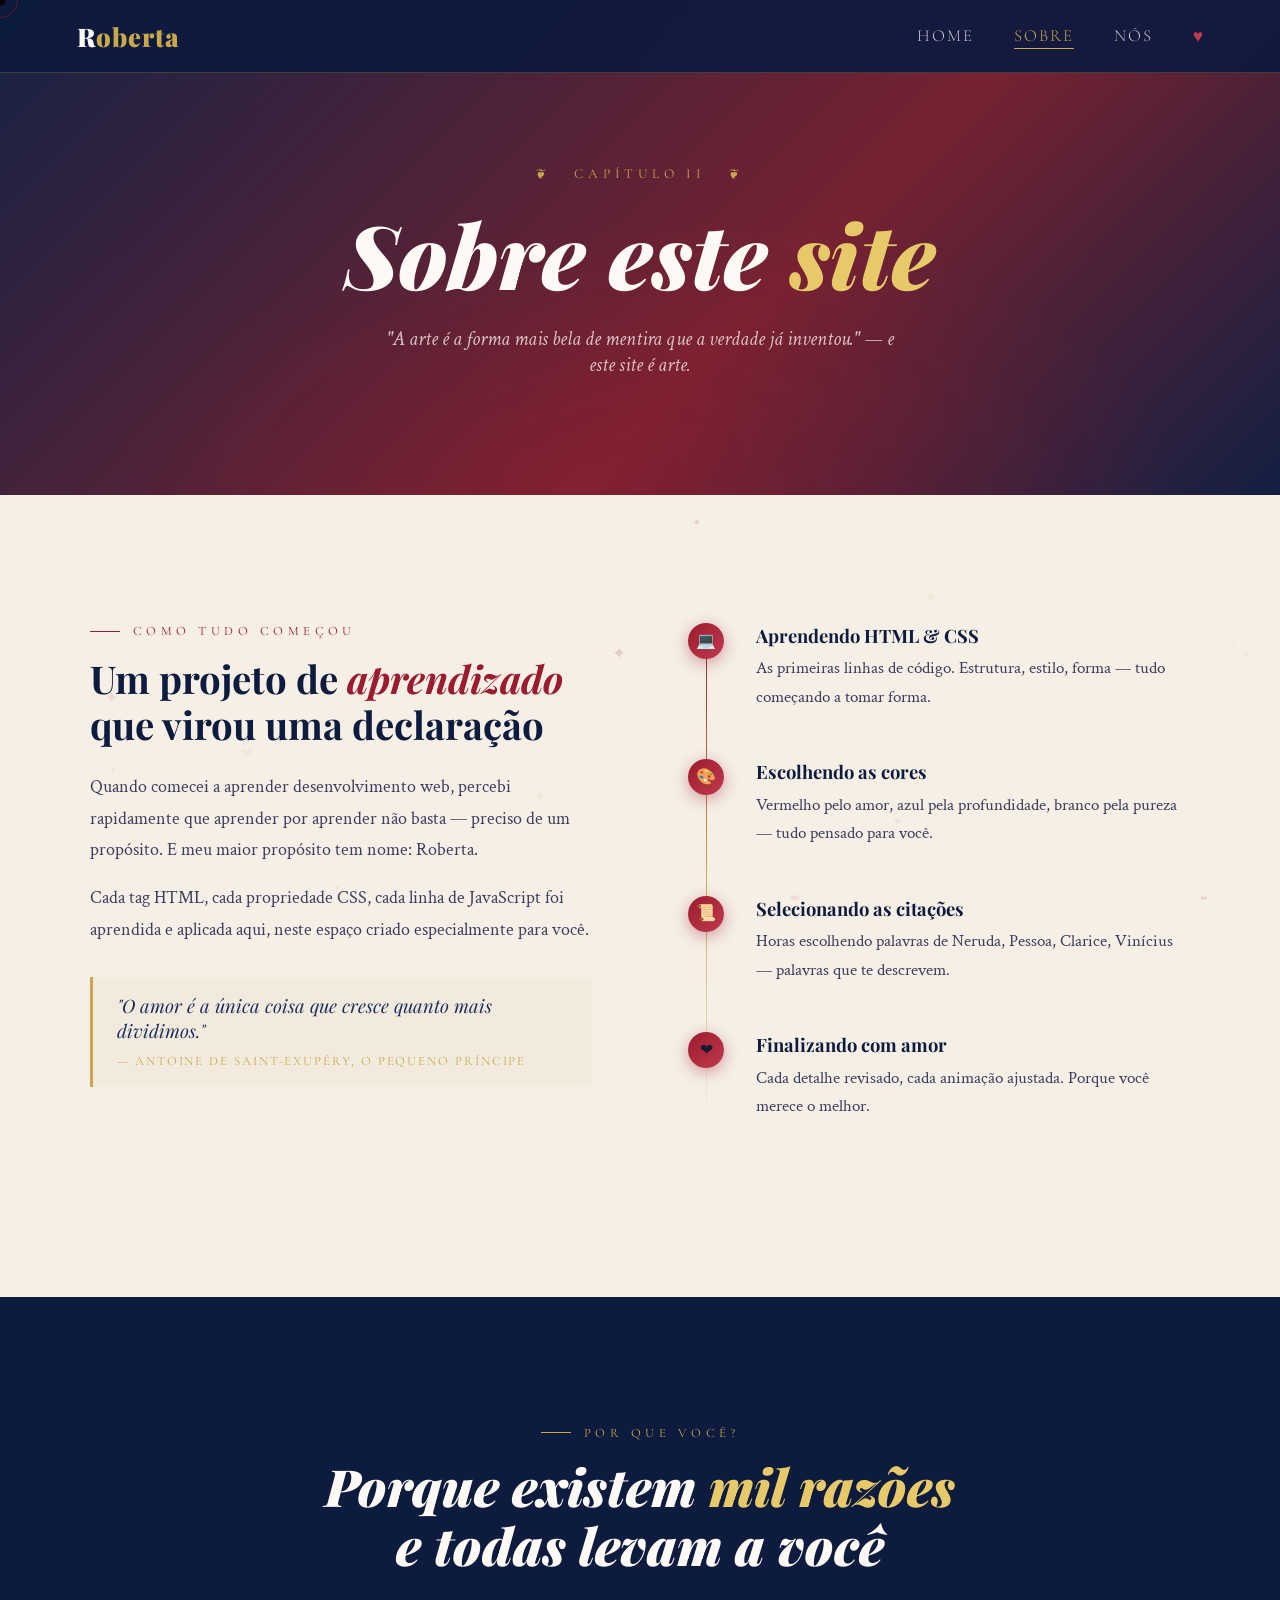
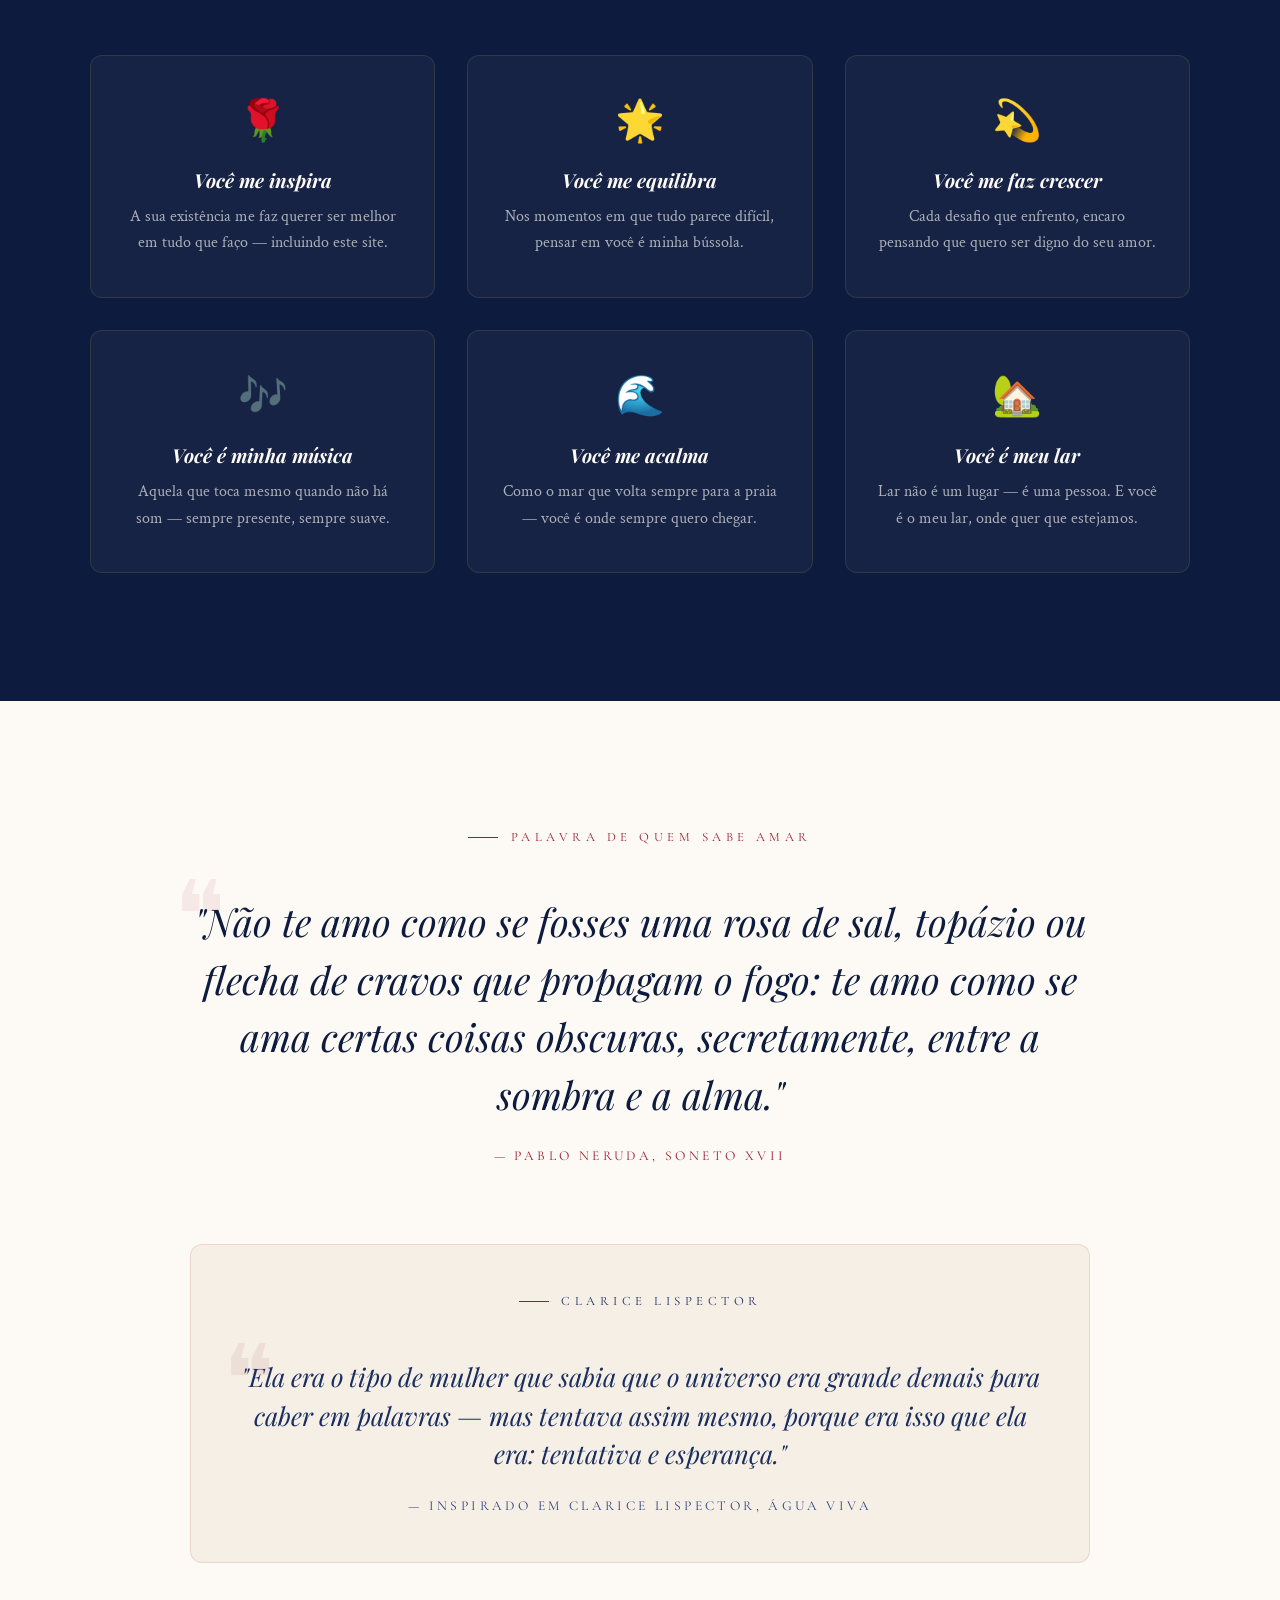
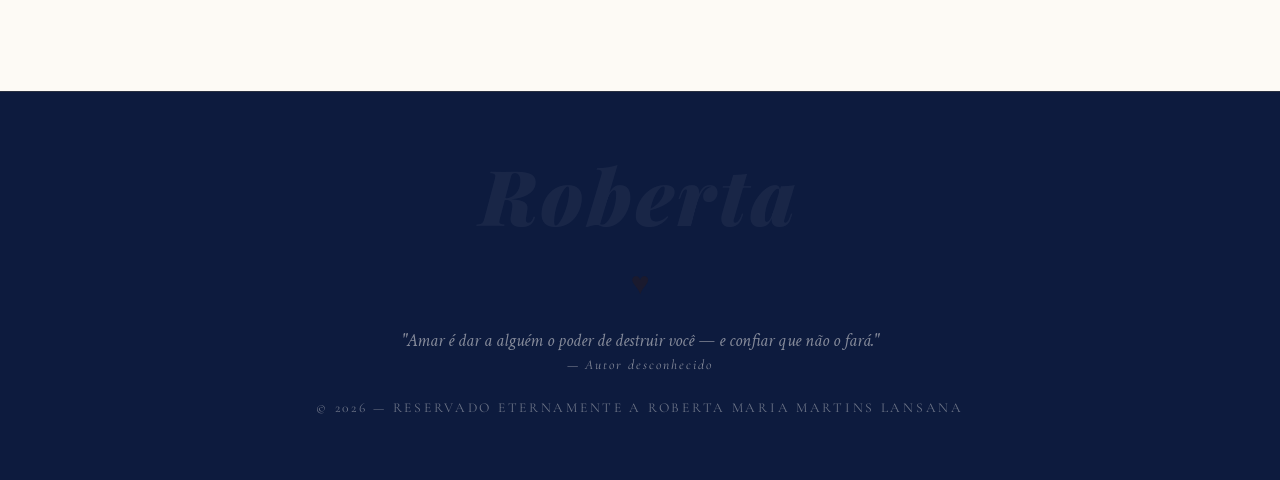
<file: sobre.html>
<!DOCTYPE html>
<html lang="pt-BR">

<head>
  <meta charset="UTF-8">
  <meta name="viewport" content="width=device-width, initial-scale=1.0">
  <title>Sobre — Roberta</title>
  <link
    href="https://fonts.googleapis.com/css2?family=Playfair+Display:ital,wght@0,400;0,700;0,900;1,400;1,700&family=Crimson+Text:ital,wght@0,400;0,600;1,400;1,600&family=Cormorant+Garamond:ital,wght@0,300;0,400;1,300;1,400&display=swap"
    rel="stylesheet">
  <link rel="stylesheet" href="styles.css">
  <style>
    /* ─── PAGE-SPECIFIC EXTRAS ─── */
    .page-hero {
      min-height: 55vh;
      background: linear-gradient(135deg, rgba(13, 27, 62, 0.97) 0%, rgba(107, 15, 31, 0.92) 60%, rgba(13, 27, 62, 0.98) 100%);
      display: flex;
      align-items: center;
      justify-content: center;
      text-align: center;
      padding: 7rem 6% 4rem;
      position: relative;
      overflow: hidden;
    }

    .page-hero::before {
      content: '';
      position: absolute;
      inset: 0;
      background: radial-gradient(ellipse 60% 80% at 50% 100%, rgba(155, 28, 46, 0.35), transparent 70%);
    }

    .page-hero-inner {
      position: relative;
      z-index: 2;
    }

    .page-hero-inner .hero-eyebrow {
      font-family: 'Cormorant Garamond', serif;
      font-size: 0.85rem;
      letter-spacing: 0.35em;
      text-transform: uppercase;
      color: var(--gold);
      margin-bottom: 1.5rem;
      display: block;
    }

    .page-hero-inner h1 {
      font-family: 'Playfair Display', serif;
      font-size: clamp(2.5rem, 7vw, 5.5rem);
      font-weight: 900;
      font-style: italic;
      color: var(--white);
      line-height: 1.1;
      margin-bottom: 1.5rem;
    }

    .page-hero-inner h1 span {
      color: var(--gold-lt);
    }

    .page-hero-inner p {
      font-family: 'Crimson Text', serif;
      font-size: 1.25rem;
      font-style: italic;
      color: rgba(253, 250, 245, 0.75);
      max-width: 520px;
      margin: 0 auto;
    }

    /* About content */
    .about-section {
      padding: 8rem 6%;
      background: var(--cream);
    }

    .about-inner {
      max-width: 1100px;
      margin: 0 auto;
      display: grid;
      grid-template-columns: 1fr 1fr;
      gap: 6rem;
      align-items: start;
    }

    /* Timeline */
    .timeline {
      position: relative;
    }

    .timeline::before {
      content: '';
      position: absolute;
      left: 18px;
      top: 0;
      bottom: 0;
      width: 1px;
      background: linear-gradient(to bottom, var(--crimson), var(--gold), transparent);
    }

    .timeline-item {
      display: flex;
      gap: 2rem;
      margin-bottom: 3rem;
      position: relative;
    }

    .timeline-dot {
      width: 36px;
      height: 36px;
      border-radius: 50%;
      background: linear-gradient(135deg, var(--crimson), var(--crimson-lt));
      display: flex;
      align-items: center;
      justify-content: center;
      font-size: 1rem;
      flex-shrink: 0;
      box-shadow: 0 4px 15px rgba(155, 28, 46, 0.4);
      position: relative;
      z-index: 1;
    }

    .timeline-content h3 {
      font-family: 'Playfair Display', serif;
      font-size: 1.15rem;
      font-weight: 700;
      color: var(--navy);
      margin-bottom: 0.4rem;
    }

    .timeline-content p {
      font-size: 1.05rem;
      line-height: 1.7;
      color: var(--text-mid);
    }

    /* Why you section */
    .why-section {
      padding: 8rem 6%;
      background: var(--navy);
    }

    .why-inner {
      max-width: 1100px;
      margin: 0 auto;
    }

    .why-grid {
      display: grid;
      grid-template-columns: repeat(3, 1fr);
      gap: 2rem;
      margin-top: 4rem;
    }

    .why-card {
      background: rgba(255, 255, 255, 0.04);
      border: 1px solid rgba(201, 168, 76, 0.15);
      border-radius: 12px;
      padding: 2.5rem 2rem;
      text-align: center;
      transition: all 0.4s;
    }

    .why-card:hover {
      background: rgba(155, 28, 46, 0.2);
      border-color: rgba(201, 168, 76, 0.4);
      transform: translateY(-8px);
    }

    .why-card .icon {
      font-size: 2.5rem;
      margin-bottom: 1.2rem;
      display: block;
    }

    .why-card h3 {
      font-family: 'Playfair Display', serif;
      font-size: 1.2rem;
      font-weight: 700;
      font-style: italic;
      color: var(--white);
      margin-bottom: 0.7rem;
    }

    .why-card p {
      font-size: 1rem;
      line-height: 1.65;
      color: rgba(253, 250, 245, 0.65);
    }

    /* Poet section */
    .poet-section {
      padding: 8rem 6%;
      background: var(--white);
    }

    .poet-inner {
      max-width: 900px;
      margin: 0 auto;
      text-align: center;
    }

    .big-quote {
      font-family: 'Playfair Display', serif;
      font-size: clamp(1.5rem, 3vw, 2.5rem);
      font-style: italic;
      color: var(--navy);
      line-height: 1.5;
      margin: 3rem 0 1.5rem;
      position: relative;
    }

    .big-quote::before {
      content: '❝';
      font-size: 6rem;
      color: rgba(155, 28, 46, 0.08);
      position: absolute;
      top: -2rem;
      left: -1rem;
      font-style: normal;
      line-height: 1;
    }

    .big-quote-cite {
      font-family: 'Cormorant Garamond', serif;
      font-size: 0.85rem;
      letter-spacing: 0.25em;
      text-transform: uppercase;
      color: var(--crimson);
    }

    @media(max-width:900px) {
      .about-inner {
        grid-template-columns: 1fr;
        gap: 4rem;
      }

      .why-grid {
        grid-template-columns: 1fr 1fr;
      }
    }

    @media(max-width:768px) {
      .page-hero {
        min-height: 50vh;
        padding: 6rem 5% 3rem;
      }

      .page-hero-inner h1 {
        font-size: clamp(2.2rem, 10vw, 4rem);
      }

      .page-hero-inner p {
        font-size: 1.05rem;
      }

      .about-section {
        padding: 5rem 5%;
      }

      .about-inner {
        gap: 2.5rem;
      }

      .why-section {
        padding: 5rem 5%;
      }

      .why-grid {
        grid-template-columns: 1fr;
        gap: 1.5rem;
        margin-top: 2.5rem;
      }

      .why-card {
        padding: 2rem 1.5rem;
      }

      .why-card .icon {
        font-size: 2rem;
        margin-bottom: 0.8rem;
      }

      .why-card h3 {
        font-size: 1.1rem;
      }

      .why-card p {
        font-size: 0.95rem;
      }

      .poet-section {
        padding: 5rem 5%;
      }

      .big-quote {
        font-size: clamp(1.2rem, 4vw, 1.8rem);
        margin: 2rem 0 1rem;
      }

      .big-quote::before {
        font-size: 4rem;
        top: -1.5rem;
        left: -0.5rem;
      }

      .timeline-item {
        gap: 1.2rem;
        margin-bottom: 2rem;
      }

      .timeline-dot {
        width: 30px;
        height: 30px;
        font-size: 0.85rem;
      }

      .timeline-content h3 {
        font-size: 1.05rem;
      }

      .timeline-content p {
        font-size: 0.95rem;
      }
    }

    @media(max-width:420px) {
      .page-hero-inner h1 {
        font-size: clamp(2rem, 11vw, 3rem);
      }

      .big-quote {
        font-size: 1.1rem;
      }
    }
  </style>
</head>

<body>

  <div class="cursor" id="cursor"></div>
  <div class="cursor-ring" id="cursorRing"></div>
  <canvas id="particles-canvas"></canvas>

  <header id="header">
    <a class="logo" href="index.html">R<span>oberta</span></a>
    <nav id="mainNav">
      <ul>
        <li><a href="index.html">Home</a></li>
        <li><a href="sobre.html" class="active">Sobre</a></li>
        <li><a href="nos.html">Nós</a></li>
        <li><span class="nav-heart">♥</span></li>
      </ul>
    </nav>
    <button class="menu-toggle" id="menuToggle" aria-label="Abrir menu">
      <span></span>
      <span></span>
      <span></span>
    </button>
  </header>

  <!-- PAGE HERO -->
  <section class="page-hero">
    <div class="page-hero-inner">
      <span class="hero-eyebrow">❦ &nbsp; Capítulo II &nbsp; ❦</span>
      <h1>Sobre este <span>site</span></h1>
      <p>"A arte é a forma mais bela de mentira que a verdade já inventou." — e este site é arte.</p>
    </div>
  </section>

  <!-- ABOUT -->
  <section class="about-section">
    <div class="about-inner">

      <div class="reveal-left">
        <p class="section-label">Como tudo começou</p>
        <h2
          style="font-family:'Playfair Display',serif;font-size:clamp(1.8rem,3vw,2.8rem);font-weight:700;color:var(--navy);line-height:1.2;margin-bottom:1.5rem;">
          Um projeto de <em style="color:var(--crimson);font-style:italic;">aprendizado</em> que virou uma declaração
        </h2>
        <p style="font-size:1.1rem;line-height:1.8;color:var(--text-mid);margin-bottom:1rem;">
          Quando comecei a aprender desenvolvimento web, percebi rapidamente que aprender por aprender
          não basta — preciso de um propósito. E meu maior propósito tem nome: Roberta.
        </p>
        <p style="font-size:1.1rem;line-height:1.8;color:var(--text-mid);margin-bottom:2rem;">
          Cada tag HTML, cada propriedade CSS, cada linha de JavaScript foi aprendida e aplicada
          aqui, neste espaço criado especialmente para você.
        </p>
        <div class="inline-quote">
          <p>"O amor é a única coisa que cresce quanto mais dividimos."</p>
          <small>— Antoine de Saint-Exupéry, O Pequeno Príncipe</small>
        </div>
      </div>

      <div class="reveal-right">
        <div class="timeline">
          <div class="timeline-item">
            <div class="timeline-dot">💻</div>
            <div class="timeline-content">
              <h3>Aprendendo HTML & CSS</h3>
              <p>As primeiras linhas de código. Estrutura, estilo, forma — tudo começando a tomar forma.</p>
            </div>
          </div>
          <div class="timeline-item">
            <div class="timeline-dot">🎨</div>
            <div class="timeline-content">
              <h3>Escolhendo as cores</h3>
              <p>Vermelho pelo amor, azul pela profundidade, branco pela pureza — tudo pensado para você.</p>
            </div>
          </div>
          <div class="timeline-item">
            <div class="timeline-dot">📜</div>
            <div class="timeline-content">
              <h3>Selecionando as citações</h3>
              <p>Horas escolhendo palavras de Neruda, Pessoa, Clarice, Vinícius — palavras que te descrevem.</p>
            </div>
          </div>
          <div class="timeline-item">
            <div class="timeline-dot">❤</div>
            <div class="timeline-content">
              <h3>Finalizando com amor</h3>
              <p>Cada detalhe revisado, cada animação ajustada. Porque você merece o melhor.</p>
            </div>
          </div>
        </div>
      </div>

    </div>
  </section>

  <!-- WHY YOU -->
  <section class="why-section">
    <div class="why-inner">
      <div class="section-header reveal">
        <p class="section-label">Por que você?</p>
        <h2
          style="font-family:'Playfair Display',serif;font-size:clamp(2rem,4vw,3.5rem);font-weight:900;font-style:italic;color:var(--white);line-height:1.15;margin-top:0.5rem;">
          Porque existem <span style="color:var(--gold-lt);">mil razões</span><br>e todas levam a você
        </h2>
      </div>
      <div class="why-grid">
        <div class="why-card reveal">
          <span class="icon">🌹</span>
          <h3>Você me inspira</h3>
          <p>A sua existência me faz querer ser melhor em tudo que faço — incluindo este site.</p>
        </div>
        <div class="why-card reveal">
          <span class="icon">🌟</span>
          <h3>Você me equilibra</h3>
          <p>Nos momentos em que tudo parece difícil, pensar em você é minha bússola.</p>
        </div>
        <div class="why-card reveal">
          <span class="icon">💫</span>
          <h3>Você me faz crescer</h3>
          <p>Cada desafio que enfrento, encaro pensando que quero ser digno do seu amor.</p>
        </div>
        <div class="why-card reveal">
          <span class="icon">🎶</span>
          <h3>Você é minha música</h3>
          <p>Aquela que toca mesmo quando não há som — sempre presente, sempre suave.</p>
        </div>
        <div class="why-card reveal">
          <span class="icon">🌊</span>
          <h3>Você me acalma</h3>
          <p>Como o mar que volta sempre para a praia — você é onde sempre quero chegar.</p>
        </div>
        <div class="why-card reveal">
          <span class="icon">🏡</span>
          <h3>Você é meu lar</h3>
          <p>Lar não é um lugar — é uma pessoa. E você é o meu lar, onde quer que estejamos.</p>
        </div>
      </div>
    </div>
  </section>

  <!-- POET -->
  <section class="poet-section">
    <div class="poet-inner reveal">
      <p class="section-label" style="justify-content:center;">Palavra de quem sabe amar</p>
      <div class="big-quote">
        "Não te amo como se fosses uma rosa de sal, topázio ou flecha de cravos que propagam o fogo:
        te amo como se ama certas coisas obscuras, secretamente, entre a sombra e a alma."
      </div>
      <p class="big-quote-cite">— Pablo Neruda, Soneto XVII</p>

      <div
        style="margin-top:5rem; padding:3rem; background:var(--cream); border-radius:12px; border:1px solid rgba(155,28,46,0.12);">
        <p class="section-label" style="justify-content:center;color:var(--navy-md);">Clarice Lispector</p>
        <div class="big-quote" style="font-size:1.6rem; color:var(--navy-md);">
          "Ela era o tipo de mulher que sabia que o universo era grande demais para caber em palavras —
          mas tentava assim mesmo, porque era isso que ela era: tentativa e esperança."
        </div>
        <p class="big-quote-cite" style="color:var(--navy-lt);">— Inspirado em Clarice Lispector, Água Viva</p>
      </div>
    </div>
  </section>

  <!-- FOOTER -->
  <footer>
    <div class="footer-name">Roberta</div>
    <span class="footer-heart">♥</span>
    <p class="footer-quote">
      "Amar é dar a alguém o poder de destruir você — e confiar que não o fará."<br>
      <em style="font-family:'Cormorant Garamond',serif; font-size:0.85rem; letter-spacing:0.15em;">— Autor
        desconhecido</em>
    </p>
    <p class="footer-text">© 2026 — Reservado eternamente a Roberta Maria Martins Lansana</p>
  </footer>

  <script>
    const cursor = document.getElementById('cursor');
    const cursorRing = document.getElementById('cursorRing');
    let mouseX = 0, mouseY = 0, ringX = 0, ringY = 0;
    document.addEventListener('mousemove', e => { mouseX = e.clientX; mouseY = e.clientY; cursor.style.left = mouseX + 'px'; cursor.style.top = mouseY + 'px'; });
    function animateCursor() { ringX += (mouseX - ringX) * 0.12; ringY += (mouseY - ringY) * 0.12; cursorRing.style.left = ringX + 'px'; cursorRing.style.top = ringY + 'px'; requestAnimationFrame(animateCursor); }
    animateCursor();

    const canvas = document.getElementById('particles-canvas');
    const ctx = canvas.getContext('2d');
    canvas.width = window.innerWidth; canvas.height = window.innerHeight;
    window.addEventListener('resize', () => { canvas.width = window.innerWidth; canvas.height = window.innerHeight; });
    const hearts = ['❤', '♥', '✦', '·'];
    const particles = [];
    class Particle { constructor() { this.reset(); } reset() { this.x = Math.random() * canvas.width; this.y = canvas.height + 20; this.size = Math.random() * 12 + 5; this.speed = Math.random() * 0.7 + 0.3; this.drift = (Math.random() - 0.5) * 0.4; this.opacity = Math.random() * 0.4 + 0.1; this.symbol = hearts[Math.floor(Math.random() * hearts.length)]; this.color = Math.random() > 0.5 ? `rgba(155,28,46,${this.opacity})` : `rgba(201,168,76,${this.opacity})`; } update() { this.y -= this.speed; this.x += this.drift; if (this.y < -20) this.reset(); } draw() { ctx.save(); ctx.translate(this.x, this.y); ctx.font = `${this.size}px serif`; ctx.fillStyle = this.color; ctx.fillText(this.symbol, 0, 0); ctx.restore(); } }
    const isMobile = window.innerWidth <= 768;
    const particleCount = isMobile ? 15 : 50;
    for (let i = 0; i < particleCount; i++) { const p = new Particle(); p.y = Math.random() * canvas.height; particles.push(p); }
    function animateParticles() { ctx.clearRect(0, 0, canvas.width, canvas.height); particles.forEach(p => { p.update(); p.draw(); }); requestAnimationFrame(animateParticles); }
    animateParticles();

    /* Mobile Menu */
    const menuToggle = document.getElementById('menuToggle');
    const mainNav = document.getElementById('mainNav');
    menuToggle.addEventListener('click', () => {
      menuToggle.classList.toggle('active');
      mainNav.classList.toggle('open');
      document.body.style.overflow = mainNav.classList.contains('open') ? 'hidden' : '';
    });
    mainNav.querySelectorAll('a').forEach(link => {
      link.addEventListener('click', () => {
        menuToggle.classList.remove('active');
        mainNav.classList.remove('open');
        document.body.style.overflow = '';
      });
    });

    const header = document.getElementById('header');
    window.addEventListener('scroll', () => { if (window.scrollY > 60) header.classList.add('scrolled'); else header.classList.remove('scrolled'); });
    const reveals = document.querySelectorAll('.reveal,.reveal-left,.reveal-right');
    const observer = new IntersectionObserver(entries => { entries.forEach((entry, i) => { if (entry.isIntersecting) setTimeout(() => entry.target.classList.add('visible'), i * 100); }); }, { threshold: 0.1 });
    reveals.forEach(el => observer.observe(el));
  </script>
</body>

</html>
</file>
<file: styles.css>
@import url('https://fonts.googleapis.com/css2?family=Playfair+Display:ital,wght@0,400;0,700;0,900;1,400;1,700&family=Crimson+Text:ital,wght@0,400;0,600;1,400;1,600&family=Cormorant+Garamond:ital,wght@0,300;0,400;1,300;1,400&display=swap');

/* ═══════════════════════════════════════════
   CSS VARIABLES & RESET
═══════════════════════════════════════════ */
:root {
  --crimson: #9B1C2E;
  --crimson-dk: #6B0F1F;
  --crimson-lt: #C0394D;
  --navy: #0D1B3E;
  --navy-md: #1A2F5F;
  --navy-lt: #2A4080;
  --white: #FDFAF5;
  --cream: #F5EFE6;
  --gold: #C9A84C;
  --gold-lt: #E8C96A;
  --text-dark: #1a1a2e;
  --text-mid: #3d3d5c;
}

*,
*::before,
*::after {
  margin: 0;
  padding: 0;
  box-sizing: border-box;
}

html {
  scroll-behavior: smooth;
}

body {
  font-family: 'Crimson Text', Georgia, serif;
  background-color: var(--white);
  color: var(--text-dark);
  overflow-x: hidden;
  cursor: default;
}

/* ═══════════════════════════════════════════
   CUSTOM CURSOR
═══════════════════════════════════════════ */
.cursor {
  width: 12px;
  height: 12px;
  background: var(--crimson);
  border-radius: 50%;
  position: fixed;
  pointer-events: none;
  z-index: 9999;
  transform: translate(-50%, -50%);
  transition: transform 0.1s ease, width 0.3s, height 0.3s, background 0.3s;
  mix-blend-mode: multiply;
}

.cursor-ring {
  width: 36px;
  height: 36px;
  border: 1.5px solid var(--crimson);
  border-radius: 50%;
  position: fixed;
  pointer-events: none;
  z-index: 9998;
  transform: translate(-50%, -50%);
  transition: transform 0.15s ease, width 0.3s, height 0.3s;
  opacity: 0.6;
}

/* ═══════════════════════════════════════════
   PARTICLES CANVAS
═══════════════════════════════════════════ */
#particles-canvas {
  position: fixed;
  top: 0;
  left: 0;
  width: 100%;
  height: 100%;
  pointer-events: none;
  z-index: 0;
  opacity: 0.35;
}

/* ═══════════════════════════════════════════
   HEADER / NAV
═══════════════════════════════════════════ */
header {
  position: fixed;
  top: 0;
  left: 0;
  right: 0;
  z-index: 1000;
  padding: 1.2rem 6%;
  display: flex;
  justify-content: space-between;
  align-items: center;
  background: rgba(13, 27, 62, 0.92);
  backdrop-filter: blur(14px);
  border-bottom: 1px solid rgba(201, 168, 76, 0.25);
  transition: padding 0.4s;
}

header.scrolled {
  padding: 0.7rem 6%;
}

.logo {
  font-family: 'Playfair Display', serif;
  font-size: 1.6rem;
  font-weight: 900;
  color: var(--white);
  letter-spacing: 0.04em;
  text-decoration: none;
}

.logo span {
  color: var(--gold);
}

nav ul {
  display: flex;
  list-style: none;
  gap: 2.5rem;
}

nav a {
  font-family: 'Cormorant Garamond', serif;
  font-size: 1.05rem;
  font-weight: 300;
  letter-spacing: 0.12em;
  text-transform: uppercase;
  color: rgba(253, 250, 245, 0.75);
  text-decoration: none;
  position: relative;
  transition: color 0.3s;
}

nav a::after {
  content: '';
  position: absolute;
  bottom: -3px;
  left: 0;
  width: 0;
  height: 1px;
  background: var(--gold);
  transition: width 0.4s ease;
}

nav a:hover,
nav a.active {
  color: var(--gold);
}

nav a:hover::after,
nav a.active::after {
  width: 100%;
}

.nav-heart {
  color: var(--crimson-lt);
  font-size: 1.1rem;
  animation: heartbeat 1.8s ease infinite;
}

@keyframes heartbeat {

  0%,
  100% {
    transform: scale(1);
  }

  14% {
    transform: scale(1.25);
  }

  28% {
    transform: scale(1);
  }

  42% {
    transform: scale(1.15);
  }

  56% {
    transform: scale(1);
  }
}

/* ═══════════════════════════════════════════
   HERO SECTION
═══════════════════════════════════════════ */
.hero {
  min-height: 100vh;
  background:
    linear-gradient(135deg, rgba(13, 27, 62, 0.97) 0%, rgba(107, 15, 31, 0.95) 55%, rgba(13, 27, 62, 0.98) 100%);
  display: flex;
  align-items: center;
  justify-content: center;
  position: relative;
  overflow: hidden;
  padding: 0 6%;
}

.hero::before {
  content: '';
  position: absolute;
  inset: 0;
  background:
    radial-gradient(ellipse 70% 60% at 20% 50%, rgba(155, 28, 46, 0.3) 0%, transparent 60%),
    radial-gradient(ellipse 50% 70% at 80% 50%, rgba(26, 47, 95, 0.5) 0%, transparent 60%);
  z-index: 0;
}

/* Decorative lines */
.hero::after {
  content: '';
  position: absolute;
  top: 50%;
  left: 50%;
  transform: translate(-50%, -50%);
  width: 600px;
  height: 600px;
  border: 1px solid rgba(201, 168, 76, 0.08);
  border-radius: 50%;
  animation: ringpulse 6s ease-in-out infinite;
}

@keyframes ringpulse {

  0%,
  100% {
    transform: translate(-50%, -50%) scale(1);
    opacity: 0.4;
  }

  50% {
    transform: translate(-50%, -50%) scale(1.15);
    opacity: 0.1;
  }
}

.hero-inner {
  position: relative;
  z-index: 2;
  max-width: 780px;
  text-align: center;
}

.hero-eyebrow {
  font-family: 'Cormorant Garamond', serif;
  font-size: 0.85rem;
  letter-spacing: 0.35em;
  text-transform: uppercase;
  color: var(--gold);
  margin-bottom: 2rem;
  opacity: 0;
  animation: fadeUp 0.9s 0.3s forwards;
}

.hero h1 {
  font-family: 'Playfair Display', serif;
  font-size: clamp(3.5rem, 8vw, 7rem);
  font-weight: 900;
  font-style: italic;
  color: var(--white);
  line-height: 1.05;
  margin-bottom: 1.8rem;
  opacity: 0;
  animation: fadeUp 1s 0.6s forwards;
}

.hero h1 em {
  font-style: normal;
  color: var(--gold-lt);
  display: block;
}

.hero-quote {
  font-family: 'Crimson Text', serif;
  font-size: 1.25rem;
  font-style: italic;
  color: rgba(253, 250, 245, 0.8);
  line-height: 1.7;
  max-width: 560px;
  margin: 0 auto 0.7rem;
  opacity: 0;
  animation: fadeUp 1s 0.9s forwards;
}

.hero-quote-author {
  font-family: 'Cormorant Garamond', serif;
  font-size: 0.85rem;
  letter-spacing: 0.2em;
  color: var(--gold);
  text-transform: uppercase;
  opacity: 0;
  animation: fadeUp 1s 1.1s forwards;
  margin-bottom: 3rem;
}

.hero-cta {
  display: inline-flex;
  align-items: center;
  gap: 0.7rem;
  font-family: 'Cormorant Garamond', serif;
  font-size: 1rem;
  letter-spacing: 0.2em;
  text-transform: uppercase;
  color: var(--white);
  text-decoration: none;
  border: 1px solid rgba(201, 168, 76, 0.5);
  padding: 0.85rem 2.5rem;
  border-radius: 50px;
  transition: all 0.4s;
  opacity: 0;
  animation: fadeUp 1s 1.3s forwards;
  position: relative;
  overflow: hidden;
}

.hero-cta::before {
  content: '';
  position: absolute;
  inset: 0;
  background: var(--gold);
  transform: scaleX(0);
  transform-origin: left;
  transition: transform 0.4s ease;
  z-index: -1;
}

.hero-cta:hover {
  color: var(--navy);
  border-color: var(--gold);
}

.hero-cta:hover::before {
  transform: scaleX(1);
}

.scroll-indicator {
  position: absolute;
  bottom: 2.5rem;
  left: 50%;
  transform: translateX(-50%);
  display: flex;
  flex-direction: column;
  align-items: center;
  gap: 0.5rem;
  opacity: 0;
  animation: fadeUp 1s 1.6s forwards;
  z-index: 2;
}

.scroll-indicator span {
  font-family: 'Cormorant Garamond', serif;
  font-size: 0.75rem;
  letter-spacing: 0.25em;
  text-transform: uppercase;
  color: rgba(253, 250, 245, 0.4);
}

.scroll-line {
  width: 1px;
  height: 50px;
  background: linear-gradient(to bottom, var(--gold), transparent);
  animation: scrollDown 1.8s ease-in-out infinite;
}

@keyframes scrollDown {
  0% {
    transform: scaleY(0);
    transform-origin: top;
  }

  50% {
    transform: scaleY(1);
    transform-origin: top;
  }

  51% {
    transform: scaleY(1);
    transform-origin: bottom;
  }

  100% {
    transform: scaleY(0);
    transform-origin: bottom;
  }
}

@keyframes fadeUp {
  from {
    opacity: 0;
    transform: translateY(30px);
  }

  to {
    opacity: 1;
    transform: translateY(0);
  }
}

/* ═══════════════════════════════════════════
   QUOTE BAND
═══════════════════════════════════════════ */
.quote-band {
  background: var(--crimson-dk);
  padding: 4rem 6%;
  text-align: center;
  position: relative;
  overflow: hidden;
}

.quote-band::before {
  content: '❝';
  position: absolute;
  top: -1rem;
  left: 4%;
  font-size: 10rem;
  color: rgba(255, 255, 255, 0.04);
  font-family: 'Playfair Display', serif;
  line-height: 1;
}

.quote-band blockquote {
  font-family: 'Playfair Display', serif;
  font-size: clamp(1.3rem, 2.5vw, 2rem);
  font-style: italic;
  color: var(--white);
  max-width: 700px;
  margin: 0 auto 1rem;
  line-height: 1.55;
}

.quote-band cite {
  font-family: 'Cormorant Garamond', serif;
  font-size: 0.85rem;
  letter-spacing: 0.25em;
  text-transform: uppercase;
  color: var(--gold-lt);
  font-style: normal;
}

/* ═══════════════════════════════════════════
   SOBRE SECTION
═══════════════════════════════════════════ */
.sobre-section {
  padding: 9rem 6%;
  background: var(--cream);
  position: relative;
  overflow: hidden;
}

.sobre-section::before {
  content: 'VOCÊ';
  position: absolute;
  top: 50%;
  left: -2%;
  transform: translateY(-50%) rotate(-90deg);
  font-family: 'Playfair Display', serif;
  font-size: 10rem;
  font-weight: 900;
  color: rgba(155, 28, 46, 0.04);
  white-space: nowrap;
  pointer-events: none;
  letter-spacing: 0.1em;
}

.sobre-grid {
  display: grid;
  grid-template-columns: 1fr 1fr;
  gap: 6rem;
  align-items: center;
  max-width: 1100px;
  margin: 0 auto;
}

.sobre-img-wrap {
  position: relative;
}

.sobre-img-frame {
  position: relative;
  border-radius: 4px;
  overflow: hidden;
}

.sobre-img-frame::before {
  content: '';
  position: absolute;
  inset: -12px;
  border: 1.5px solid var(--gold);
  border-radius: 4px;
  z-index: 0;
  opacity: 0.5;
}

.sobre-img-frame::after {
  content: '';
  position: absolute;
  inset: 0;
  background: linear-gradient(to top, rgba(107, 15, 31, 0.5) 0%, transparent 50%);
  z-index: 1;
}

.sobre-img-frame img {
  width: 100%;
  display: block;
  border-radius: 4px;
  position: relative;
  z-index: 0;
  transition: transform 0.7s ease;
  filter: saturate(1.1) contrast(1.05);
}

.sobre-img-frame:hover img {
  transform: scale(1.04);
}

.sobre-img-caption {
  position: absolute;
  bottom: 1.5rem;
  left: 1.5rem;
  z-index: 3;
  font-family: 'Cormorant Garamond', serif;
  font-size: 0.8rem;
  letter-spacing: 0.2em;
  text-transform: uppercase;
  color: rgba(253, 250, 245, 0.8);
}

.section-label {
  font-family: 'Cormorant Garamond', serif;
  font-size: 0.8rem;
  letter-spacing: 0.35em;
  text-transform: uppercase;
  color: var(--crimson);
  margin-bottom: 1rem;
  display: flex;
  align-items: center;
  gap: 0.8rem;
}

.section-label::before {
  content: '';
  display: inline-block;
  width: 30px;
  height: 1px;
  background: var(--crimson);
}

.sobre-text h2 {
  font-family: 'Playfair Display', serif;
  font-size: clamp(2rem, 3.5vw, 3.2rem);
  font-weight: 700;
  line-height: 1.2;
  color: var(--navy);
  margin-bottom: 1.5rem;
}

.sobre-text h2 em {
  font-style: italic;
  color: var(--crimson);
}

.sobre-text p {
  font-size: 1.15rem;
  line-height: 1.85;
  color: var(--text-mid);
  margin-bottom: 1.2rem;
}

.inline-quote {
  border-left: 3px solid var(--gold);
  padding: 1rem 1.5rem;
  margin: 2rem 0;
  background: rgba(201, 168, 76, 0.06);
  border-radius: 0 4px 4px 0;
}

.inline-quote p {
  font-family: 'Playfair Display', serif;
  font-style: italic;
  font-size: 1.15rem;
  color: var(--navy-md);
  margin: 0 0 0.4rem;
}

.inline-quote small {
  font-family: 'Cormorant Garamond', serif;
  font-size: 0.8rem;
  letter-spacing: 0.15em;
  text-transform: uppercase;
  color: var(--gold);
}

/* ═══════════════════════════════════════════
   QUOTES GRID SECTION
═══════════════════════════════════════════ */
.quotes-section {
  padding: 8rem 6%;
  background: var(--navy);
  position: relative;
  overflow: hidden;
}

.quotes-section::before {
  content: '';
  position: absolute;
  top: 0;
  left: 0;
  right: 0;
  height: 2px;
  background: linear-gradient(to right, transparent, var(--gold), var(--crimson), var(--gold), transparent);
}

.section-header {
  text-align: center;
  margin-bottom: 5rem;
}

.section-header .section-label {
  justify-content: center;
  color: var(--gold);
}

.section-header .section-label::before {
  background: var(--gold);
}

.section-header h2 {
  font-family: 'Playfair Display', serif;
  font-size: clamp(2rem, 4vw, 3.5rem);
  font-weight: 900;
  font-style: italic;
  color: var(--white);
  line-height: 1.15;
}

.section-header h2 span {
  color: var(--gold-lt);
}

.quotes-grid {
  display: grid;
  grid-template-columns: repeat(3, 1fr);
  gap: 1.5rem;
  max-width: 1100px;
  margin: 0 auto;
}

.quote-card {
  background: rgba(255, 255, 255, 0.04);
  border: 1px solid rgba(201, 168, 76, 0.15);
  border-radius: 8px;
  padding: 2.5rem 2rem;
  position: relative;
  transition: transform 0.4s ease, background 0.4s, border-color 0.4s;
  overflow: hidden;
}

.quote-card::before {
  content: '❝';
  position: absolute;
  top: 0.5rem;
  left: 1rem;
  font-size: 4rem;
  color: rgba(201, 168, 76, 0.12);
  font-family: 'Playfair Display', serif;
  line-height: 1;
}

.quote-card:hover {
  transform: translateY(-8px);
  background: rgba(155, 28, 46, 0.2);
  border-color: rgba(201, 168, 76, 0.35);
}

.quote-card.featured {
  grid-column: span 2;
  background: linear-gradient(135deg, rgba(155, 28, 46, 0.3), rgba(26, 47, 95, 0.3));
  border-color: rgba(201, 168, 76, 0.3);
}

.quote-card .source-tag {
  font-family: 'Cormorant Garamond', serif;
  font-size: 0.72rem;
  letter-spacing: 0.25em;
  text-transform: uppercase;
  color: var(--gold);
  margin-bottom: 1rem;
  display: flex;
  align-items: center;
  gap: 0.5rem;
}

.quote-card .source-tag::before {
  content: '♦';
  font-size: 0.5rem;
  color: var(--crimson-lt);
}

.quote-card blockquote {
  font-family: 'Playfair Display', serif;
  font-style: italic;
  font-size: clamp(1rem, 1.5vw, 1.2rem);
  color: rgba(253, 250, 245, 0.9);
  line-height: 1.65;
  margin-bottom: 1.2rem;
}

.quote-card cite {
  font-family: 'Cormorant Garamond', serif;
  font-size: 0.82rem;
  letter-spacing: 0.15em;
  color: rgba(201, 168, 76, 0.7);
  text-transform: uppercase;
  font-style: normal;
}

/* ═══════════════════════════════════════════
   NÓS SECTION
═══════════════════════════════════════════ */
.nos-section {
  padding: 9rem 6%;
  background: var(--white);
  position: relative;
}

.nos-inner {
  max-width: 1100px;
  margin: 0 auto;
}

.nos-top {
  display: grid;
  grid-template-columns: 1fr 1fr;
  gap: 5rem;
  align-items: start;
  margin-bottom: 7rem;
}

.nos-text h2 {
  font-family: 'Playfair Display', serif;
  font-size: clamp(2rem, 3.5vw, 3rem);
  font-weight: 900;
  color: var(--navy);
  margin-bottom: 1.5rem;
  line-height: 1.15;
}

.nos-text h2 em {
  color: var(--crimson);
  font-style: italic;
}

.nos-text p {
  font-size: 1.15rem;
  line-height: 1.85;
  color: var(--text-mid);
  margin-bottom: 1.2rem;
}

.nos-pillars {
  display: flex;
  flex-direction: column;
  gap: 1.2rem;
}

.pillar {
  display: flex;
  align-items: flex-start;
  gap: 1.3rem;
  padding: 1.5rem;
  border: 1px solid rgba(155, 28, 46, 0.12);
  border-radius: 8px;
  transition: all 0.35s;
  background: var(--cream);
}

.pillar:hover {
  border-color: var(--crimson);
  transform: translateX(8px);
  background: rgba(155, 28, 46, 0.04);
}

.pillar-icon {
  width: 48px;
  height: 48px;
  border-radius: 50%;
  background: linear-gradient(135deg, var(--crimson), var(--crimson-lt));
  display: flex;
  align-items: center;
  justify-content: center;
  font-size: 1.3rem;
  flex-shrink: 0;
  box-shadow: 0 4px 15px rgba(155, 28, 46, 0.3);
}

.pillar-info h3 {
  font-family: 'Playfair Display', serif;
  font-size: 1.1rem;
  font-weight: 700;
  color: var(--navy);
  margin-bottom: 0.3rem;
}

.pillar-info p {
  font-size: 1rem;
  color: var(--text-mid);
  line-height: 1.5;
}

/* Film Quotes Strip */
.film-strip {
  background: var(--navy);
  border-radius: 12px;
  padding: 4rem 3.5rem;
  margin-bottom: 7rem;
  position: relative;
  overflow: hidden;
}

.film-strip::before {
  content: '🎬';
  position: absolute;
  top: 1.5rem;
  right: 2rem;
  font-size: 3rem;
  opacity: 0.15;
}

.film-strip-label {
  font-family: 'Cormorant Garamond', serif;
  font-size: 0.8rem;
  letter-spacing: 0.35em;
  text-transform: uppercase;
  color: var(--gold);
  margin-bottom: 2rem;
}

.film-quotes-list {
  display: grid;
  grid-template-columns: 1fr 1fr;
  gap: 2rem;
}

.film-quote-item {
  border-left: 2px solid var(--crimson-lt);
  padding-left: 1.5rem;
}

.film-quote-item blockquote {
  font-family: 'Crimson Text', serif;
  font-style: italic;
  font-size: 1.1rem;
  color: rgba(253, 250, 245, 0.85);
  line-height: 1.6;
  margin-bottom: 0.5rem;
}

.film-quote-item cite {
  font-family: 'Cormorant Garamond', serif;
  font-size: 0.8rem;
  letter-spacing: 0.15em;
  text-transform: uppercase;
  color: var(--gold);
  font-style: normal;
}

/* Love Letter */
.love-letter {
  background: linear-gradient(135deg, var(--crimson-dk), #8B1520);
  border-radius: 12px;
  padding: 5rem;
  text-align: center;
  position: relative;
  overflow: hidden;
  margin-bottom: 5rem;
}

.love-letter::before {
  content: '♥';
  position: absolute;
  top: 50%;
  left: 50%;
  transform: translate(-50%, -50%);
  font-size: 18rem;
  color: rgba(255, 255, 255, 0.03);
  line-height: 1;
}

.love-letter .section-label {
  justify-content: center;
  color: rgba(253, 250, 245, 0.6);
}

.love-letter .section-label::before {
  background: rgba(253, 250, 245, 0.4);
}

.love-letter h2 {
  font-family: 'Playfair Display', serif;
  font-size: clamp(2rem, 4vw, 3.5rem);
  font-style: italic;
  font-weight: 700;
  color: var(--white);
  margin-bottom: 1.5rem;
  line-height: 1.2;
}

.love-letter p {
  font-family: 'Crimson Text', serif;
  font-size: 1.3rem;
  line-height: 1.8;
  color: rgba(253, 250, 245, 0.85);
  max-width: 600px;
  margin: 0 auto 2rem;
}

.love-letter .signature {
  font-family: 'Playfair Display', serif;
  font-style: italic;
  font-size: 1.5rem;
  color: var(--gold-lt);
}

/* Surprise Button */
.surprise-wrap {
  text-align: center;
  padding: 5rem 0;
}

.btn-surpresa {
  position: relative;
  display: inline-flex;
  align-items: center;
  gap: 0.8rem;
  font-family: 'Cormorant Garamond', serif;
  font-size: 1.1rem;
  letter-spacing: 0.15em;
  text-transform: uppercase;
  color: var(--white);
  background: linear-gradient(135deg, var(--crimson), var(--crimson-dk));
  border: none;
  padding: 1.1rem 3rem;
  border-radius: 50px;
  cursor: pointer;
  transition: all 0.4s;
  box-shadow: 0 8px 30px rgba(155, 28, 46, 0.35);
  overflow: hidden;
}

.btn-surpresa::before {
  content: '';
  position: absolute;
  inset: 0;
  background: linear-gradient(135deg, var(--navy-md), var(--navy));
  opacity: 0;
  transition: opacity 0.4s;
}

.btn-surpresa:hover {
  transform: translateY(-4px);
  box-shadow: 0 16px 40px rgba(155, 28, 46, 0.45);
}

.btn-surpresa:hover::before {
  opacity: 1;
}

.btn-surpresa span {
  position: relative;
  z-index: 1;
}

/* ═══════════════════════════════════════════
   FOOTER
═══════════════════════════════════════════ */
footer {
  background: var(--navy);
  padding: 4rem 6%;
  text-align: center;
  position: relative;
  overflow: hidden;
  border-top: 1px solid rgba(201, 168, 76, 0.15);
}

.footer-name {
  font-family: 'Playfair Display', serif;
  font-size: clamp(2.5rem, 6vw, 5rem);
  font-weight: 900;
  font-style: italic;
  color: rgba(255, 255, 255, 0.05);
  letter-spacing: 0.05em;
  line-height: 1;
  margin-bottom: 2rem;
  pointer-events: none;
}

.footer-heart {
  font-size: 2rem;
  animation: heartbeat 1.8s ease infinite;
  display: block;
  margin-bottom: 1rem;
}

.footer-text {
  font-family: 'Cormorant Garamond', serif;
  font-size: 0.85rem;
  letter-spacing: 0.2em;
  text-transform: uppercase;
  color: rgba(253, 250, 245, 0.4);
}

.footer-quote {
  font-family: 'Crimson Text', serif;
  font-style: italic;
  font-size: 1.1rem;
  color: rgba(253, 250, 245, 0.5);
  margin: 1.5rem auto;
  max-width: 480px;
}

/* ═══════════════════════════════════════════
   SCROLL REVEAL
═══════════════════════════════════════════ */
.reveal {
  opacity: 0;
  transform: translateY(40px);
  transition: opacity 0.8s ease, transform 0.8s ease;
}

.reveal.visible {
  opacity: 1;
  transform: translateY(0);
}

.reveal-left {
  opacity: 0;
  transform: translateX(-40px);
  transition: opacity 0.8s ease, transform 0.8s ease;
}

.reveal-left.visible {
  opacity: 1;
  transform: translateX(0);
}

.reveal-right {
  opacity: 0;
  transform: translateX(40px);
  transition: opacity 0.8s ease, transform 0.8s ease;
}

.reveal-right.visible {
  opacity: 1;
  transform: translateX(0);
}

/* ═══════════════════════════════════════════
   MODAL
═══════════════════════════════════════════ */
.modal-overlay {
  position: fixed;
  inset: 0;
  background: rgba(13, 27, 62, 0.95);
  z-index: 9000;
  display: flex;
  align-items: center;
  justify-content: center;
  opacity: 0;
  pointer-events: none;
  transition: opacity 0.4s;
  backdrop-filter: blur(8px);
}

.modal-overlay.active {
  opacity: 1;
  pointer-events: all;
}

.modal-box {
  background: var(--navy);
  border: 1px solid rgba(201, 168, 76, 0.3);
  border-radius: 16px;
  padding: 4rem;
  max-width: 540px;
  text-align: center;
  transform: scale(0.85);
  transition: transform 0.4s;
  position: relative;
}

.modal-overlay.active .modal-box {
  transform: scale(1);
}

.modal-close {
  position: absolute;
  top: 1rem;
  right: 1.5rem;
  background: none;
  border: none;
  color: rgba(253, 250, 245, 0.4);
  font-size: 1.5rem;
  cursor: pointer;
  transition: color 0.3s;
}

.modal-close:hover {
  color: var(--gold);
}

.modal-icon {
  font-size: 4rem;
  margin-bottom: 1.5rem;
  animation: heartbeat 1.8s infinite;
  display: block;
}

.modal-title {
  font-family: 'Playfair Display', serif;
  font-size: 2rem;
  font-style: italic;
  color: var(--white);
  margin-bottom: 1rem;
}

.modal-text {
  font-family: 'Crimson Text', serif;
  font-size: 1.2rem;
  line-height: 1.75;
  color: rgba(253, 250, 245, 0.8);
  margin-bottom: 0.8rem;
}

.modal-quote {
  font-family: 'Playfair Display', serif;
  font-style: italic;
  color: var(--gold-lt);
  font-size: 1.1rem;
  border-top: 1px solid rgba(201, 168, 76, 0.2);
  margin-top: 1.5rem;
  padding-top: 1.5rem;
  line-height: 1.6;
}

/* ═══════════════════════════════════════════
   HAMBURGER MENU
═══════════════════════════════════════════ */
.menu-toggle {
  display: none;
  flex-direction: column;
  justify-content: center;
  align-items: center;
  gap: 5px;
  width: 44px;
  height: 44px;
  background: none;
  border: none;
  cursor: pointer;
  z-index: 1100;
  padding: 4px;
  margin-left: auto;
  flex-shrink: 0;
  -webkit-tap-highlight-color: transparent;
}

.menu-toggle span {
  display: block;
  width: 24px;
  height: 2px;
  background: var(--white);
  border-radius: 2px;
  transition: all 0.35s cubic-bezier(0.4, 0, 0.2, 1);
  transform-origin: center;
}

.menu-toggle.active span:nth-child(1) {
  transform: translateY(7px) rotate(45deg);
}

.menu-toggle.active span:nth-child(2) {
  opacity: 0;
  transform: scaleX(0);
}

.menu-toggle.active span:nth-child(3) {
  transform: translateY(-7px) rotate(-45deg);
}

/* ═══════════════════════════════════════════
   TOUCH DEVICE: HIDE CUSTOM CURSOR
═══════════════════════════════════════════ */
@media (hover: none) and (pointer: coarse) {

  .cursor,
  .cursor-ring {
    display: none !important;
  }

  body {
    cursor: auto;
  }
}

/* ═══════════════════════════════════════════
   RESPONSIVE
═══════════════════════════════════════════ */
@media (max-width: 900px) {

  .sobre-grid,
  .nos-top,
  .film-quotes-list {
    grid-template-columns: 1fr;
    gap: 3rem;
  }

  .quotes-grid {
    grid-template-columns: 1fr;
  }

  .quote-card.featured {
    grid-column: span 1;
  }

  .love-letter {
    padding: 3rem 2rem;
  }

  .love-letter h2 {
    font-size: 1.8rem;
  }

  header {
    padding: 1rem 4%;
  }
}

@media (max-width: 768px) {

  /* Show hamburger */
  .menu-toggle {
    display: flex;
  }

  /* Mobile nav overlay */
  nav {
    position: fixed;
    top: 0;
    left: 0;
    right: 0;
    bottom: 0;
    background: rgba(13, 27, 62, 0.97);
    backdrop-filter: blur(20px);
    -webkit-backdrop-filter: blur(20px);
    display: flex;
    align-items: center;
    justify-content: center;
    z-index: 1050;
    opacity: 0;
    pointer-events: none;
    transition: opacity 0.4s ease;
  }

  nav.open {
    opacity: 1;
    pointer-events: all;
  }

  nav ul {
    flex-direction: column;
    align-items: center;
    gap: 2.5rem;
  }

  nav a {
    font-size: 1.4rem;
    letter-spacing: 0.2em;
  }

  .nav-heart {
    font-size: 1.6rem;
  }

  /* Header adjustments */
  header {
    padding: 0.9rem 5%;
  }

  header.scrolled {
    padding: 0.6rem 5%;
  }

  /* Hero */
  .hero {
    padding: 0 5%;
    min-height: 100svh;
  }

  .hero h1 {
    font-size: clamp(2.8rem, 12vw, 4.5rem);
    margin-bottom: 1.2rem;
  }

  .hero-eyebrow {
    font-size: 0.72rem;
    letter-spacing: 0.25em;
    margin-bottom: 1.5rem;
  }

  .hero-quote {
    font-size: 1.05rem;
    line-height: 1.6;
    margin-bottom: 0.5rem;
  }

  .hero-quote-author {
    font-size: 0.75rem;
    margin-bottom: 2rem;
  }

  .hero-cta {
    font-size: 0.85rem;
    padding: 0.75rem 2rem;
  }

  .hero::after {
    width: 320px;
    height: 320px;
  }

  .scroll-indicator {
    bottom: 1.5rem;
  }

  /* Quote Band */
  .quote-band {
    padding: 3rem 5%;
  }

  .quote-band blockquote {
    font-size: clamp(1.1rem, 4vw, 1.5rem);
    line-height: 1.5;
  }

  .quote-band cite {
    font-size: 0.75rem;
  }

  /* Sobre Section */
  .sobre-section {
    padding: 5rem 5%;
  }

  .sobre-section::before {
    font-size: 5rem;
    left: -5%;
  }

  .sobre-grid {
    gap: 2.5rem;
  }

  .sobre-text h2 {
    font-size: clamp(1.6rem, 6vw, 2.4rem);
  }

  .sobre-text p {
    font-size: 1.05rem;
    line-height: 1.75;
  }

  .sobre-img-caption {
    font-size: 0.7rem;
    bottom: 1rem;
    left: 1rem;
  }

  .section-label {
    font-size: 0.72rem;
    letter-spacing: 0.25em;
  }

  .inline-quote {
    padding: 0.8rem 1rem;
    margin: 1.5rem 0;
  }

  .inline-quote p {
    font-size: 1.05rem;
  }

  /* Quotes Grid Section */
  .quotes-section {
    padding: 4.5rem 5%;
  }

  .section-header {
    margin-bottom: 3rem;
  }

  .section-header h2 {
    font-size: clamp(1.6rem, 6vw, 2.5rem);
  }

  .quote-card {
    padding: 2rem 1.5rem;
  }

  .quote-card blockquote {
    font-size: 1rem;
    line-height: 1.6;
  }

  .quote-card .source-tag {
    font-size: 0.65rem;
  }

  .quote-card cite {
    font-size: 0.75rem;
  }

  .quote-card::before {
    font-size: 3rem;
    top: 0.3rem;
    left: 0.8rem;
  }

  /* Nós Section */
  .nos-section {
    padding: 5rem 5%;
  }

  .nos-top {
    margin-bottom: 4rem;
    gap: 2.5rem;
  }

  .nos-text h2 {
    font-size: clamp(1.6rem, 6vw, 2.5rem);
  }

  .nos-text p {
    font-size: 1.05rem;
  }

  .pillar {
    padding: 1.2rem;
    gap: 1rem;
  }

  .pillar-icon {
    width: 42px;
    height: 42px;
    font-size: 1.1rem;
  }

  .pillar-info h3 {
    font-size: 1rem;
  }

  .pillar-info p {
    font-size: 0.95rem;
  }

  .pillar:hover {
    transform: translateX(4px);
  }

  /* Film Strip */
  .film-strip {
    padding: 2.5rem 1.5rem;
    margin-bottom: 4rem;
    border-radius: 8px;
  }

  .film-strip::before {
    font-size: 2rem;
    top: 1rem;
    right: 1rem;
  }

  .film-strip-label {
    font-size: 0.72rem;
    margin-bottom: 1.5rem;
  }

  .film-quote-item {
    padding-left: 1rem;
  }

  .film-quote-item blockquote {
    font-size: 0.95rem;
    line-height: 1.55;
  }

  .film-quote-item cite {
    font-size: 0.72rem;
  }

  /* Love Letter */
  .love-letter {
    padding: 3rem 1.5rem;
    border-radius: 8px;
    margin-bottom: 3rem;
  }

  .love-letter::before {
    font-size: 10rem;
  }

  .love-letter h2 {
    font-size: clamp(1.5rem, 5vw, 2.2rem);
    margin-bottom: 1rem;
  }

  .love-letter p {
    font-size: 1.1rem;
    line-height: 1.7;
  }

  .love-letter .signature {
    font-size: 1.2rem;
  }

  /* Surprise Button */
  .surprise-wrap {
    padding: 3rem 0;
  }

  .btn-surpresa {
    font-size: 0.95rem;
    padding: 1rem 2rem;
    letter-spacing: 0.1em;
  }

  /* Footer */
  footer {
    padding: 3rem 5%;
  }

  .footer-name {
    font-size: clamp(2rem, 10vw, 3.5rem);
    margin-bottom: 1rem;
  }

  .footer-heart {
    font-size: 1.5rem;
  }

  .footer-quote {
    font-size: 0.95rem;
    margin: 1rem auto;
  }

  .footer-text {
    font-size: 0.75rem;
    letter-spacing: 0.15em;
  }

  /* Modal */
  .modal-box {
    padding: 2.5rem 1.5rem;
    margin: 1rem;
    max-width: calc(100vw - 2rem);
    border-radius: 12px;
  }

  .modal-icon {
    font-size: 3rem;
    margin-bottom: 1rem;
  }

  .modal-title {
    font-size: 1.5rem;
    margin-bottom: 0.8rem;
  }

  .modal-text {
    font-size: 1.05rem;
    line-height: 1.65;
  }

  .modal-quote {
    font-size: 0.95rem;
    margin-top: 1rem;
    padding-top: 1rem;
  }
}

@media (max-width: 420px) {
  .hero h1 {
    font-size: clamp(2.2rem, 13vw, 3.5rem);
  }

  .hero-quote {
    font-size: 0.95rem;
  }

  .quote-band blockquote {
    font-size: 1rem;
  }

  .sobre-text h2 {
    font-size: 1.5rem;
  }

  .section-header h2 {
    font-size: 1.5rem;
  }

  .nos-text h2 {
    font-size: 1.5rem;
  }

  .love-letter h2 {
    font-size: 1.4rem;
  }

  .love-letter p {
    font-size: 1rem;
  }

  .film-strip {
    padding: 2rem 1.2rem;
  }

  .film-quote-item blockquote {
    font-size: 0.9rem;
  }

  .modal-title {
    font-size: 1.3rem;
  }

  .modal-text {
    font-size: 0.95rem;
  }

  .btn-surpresa {
    font-size: 0.85rem;
    padding: 0.9rem 1.8rem;
  }

  nav a {
    font-size: 1.2rem;
  }
}
</file>
